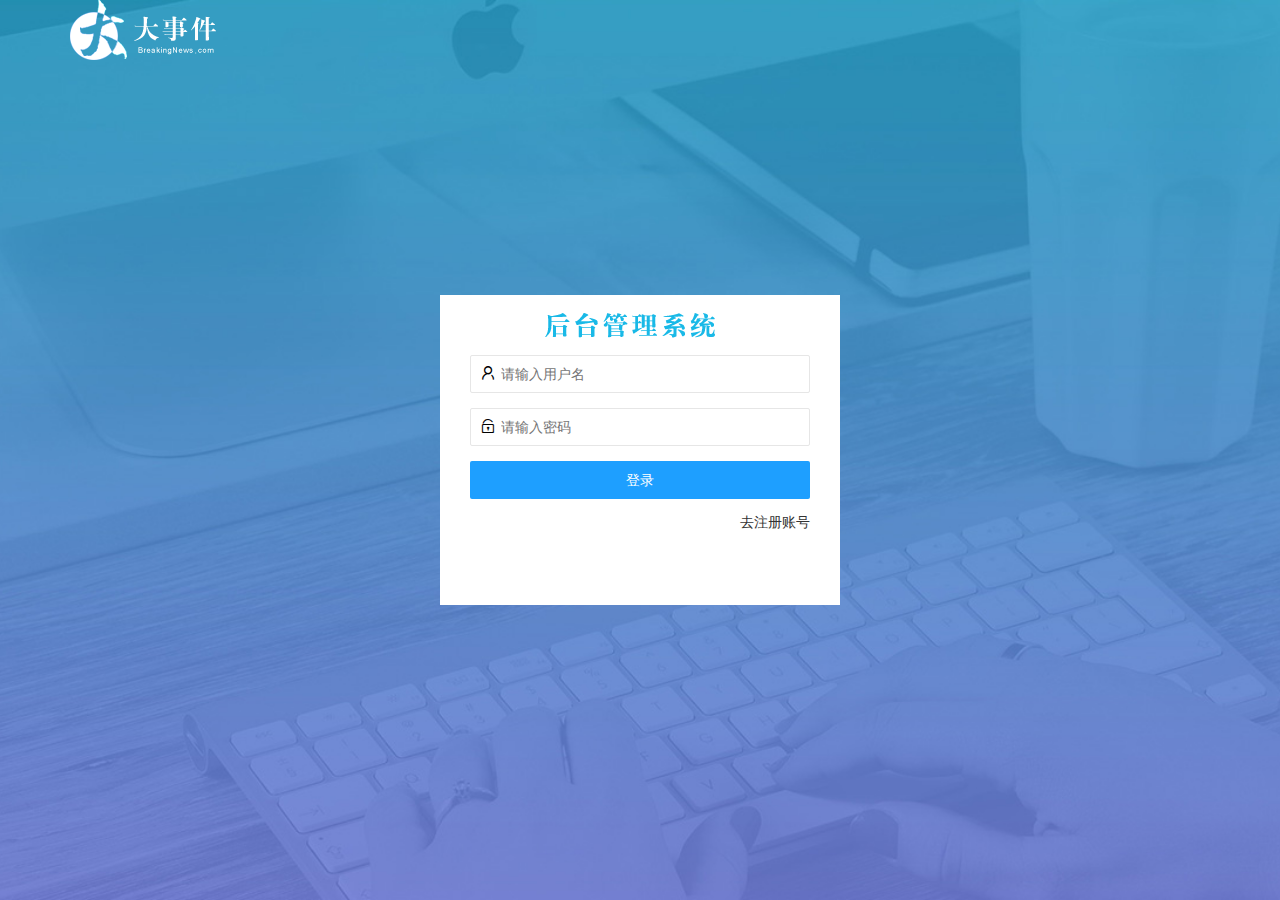
<file: login.html>
<!DOCTYPE html>
<html lang="en">

<head>
    <meta charset="UTF-8">
    <meta http-equiv="X-UA-Compatible" content="IE=edge">
    <meta name="viewport" content="width=device-width, initial-scale=1.0">
    <title>大事件-登录/注册</title>
    <link rel="stylesheet" href="/assets/css/login.css" />
    <link rel="stylesheet" href="/assets/lib/layui/css/layui.css">
</head>

<body>
    <div class="layui-main">
        <img src="/assets/images/logo.png" alt="">
    </div>
    <!-- 登录注册区 -->
    <div class="LoginAndRegbox">
        <!-- 图标 -->
        <div class="loginTitle"></div>
        <!-- 登录 -->
        <form class="layui-form loginbox" action="">
            <!-- 用户名 -->
            <div class="layui-form-item">
                <i class="layui-icon layui-icon-username"></i>
                <input type="text" name="uname" required lay-verify="required" placeholder="请输入用户名" autocomplete="off" class="layui-input">
            </div>
            <!-- 密码 -->
            <div class="layui-form-item">
                <i class="layui-icon layui-icon-password"></i>
                <input type="password" name="pwd" required lay-verify="required|password" placeholder="请输入密码" autocomplete="off" class="layui-input">
            </div>
            <!-- 按钮 -->
            <div class="layui-form-item">
                <button class="layui-btn layui-btn-fluid layui-btn-normal" lay-submit lay-filter="formDemo">登录</button>
            </div>
            <!-- 去注册提示 -->
            <div class="layui-form-item right">
                <div class="reg">
                    <a href="javascript:;" id="link_reg">去注册账号</a>
                </div>
            </div>
        </form>
        <!-- 注册 -->
        <form class="layui-form regbox" action="">
            <!-- 用户名 -->
            <div class="layui-form-item">
                <i class="layui-icon layui-icon-username"></i>
                <input type="text" name="uname" id="username" required lay-verify="required" placeholder="请输入用户名" autocomplete="off" class="layui-input">
            </div>
            <!-- 密码 -->
            <div class="layui-form-item">
                <i class="layui-icon layui-icon-password"></i>
                <input type="password" name="pwd" id="password" required lay-verify="required|password" placeholder="请输入密码" autocomplete="off" class="layui-input">
            </div>
            <!--确认密码 -->
            <div class="layui-form-item">
                <i class="layui-icon layui-icon-password"></i>
                <input type="password" name="repwd" id="repassword" required lay-verify="required|password|repassword" placeholder="再次输入密码" autocomplete="off" class="layui-input">
            </div>
            <!-- 按钮 -->
            <div class="layui-form-item">
                <button class="layui-btn layui-btn-fluid layui-btn-normal" lay-submit lay-filter="formDemo">注册</button>
            </div>
            <!-- 去登录提示 -->
            <div class="layui-form-item right">
                <div class="login">
                    <a href="javascript:;" id="link_login">已有账号？去登录</a>
                </div>
            </div>
        </form>
    </div>
    <!-- 导入js文件 -->
    <script src="/assets/lib/jquery.js"></script>
    <script src="/assets/lib/layui/layui.all.js"></script>
    <script src="/assets/js/API.js"></script>
    <script src="/assets/js/login.js"></script>
</body>

</html>
</file>
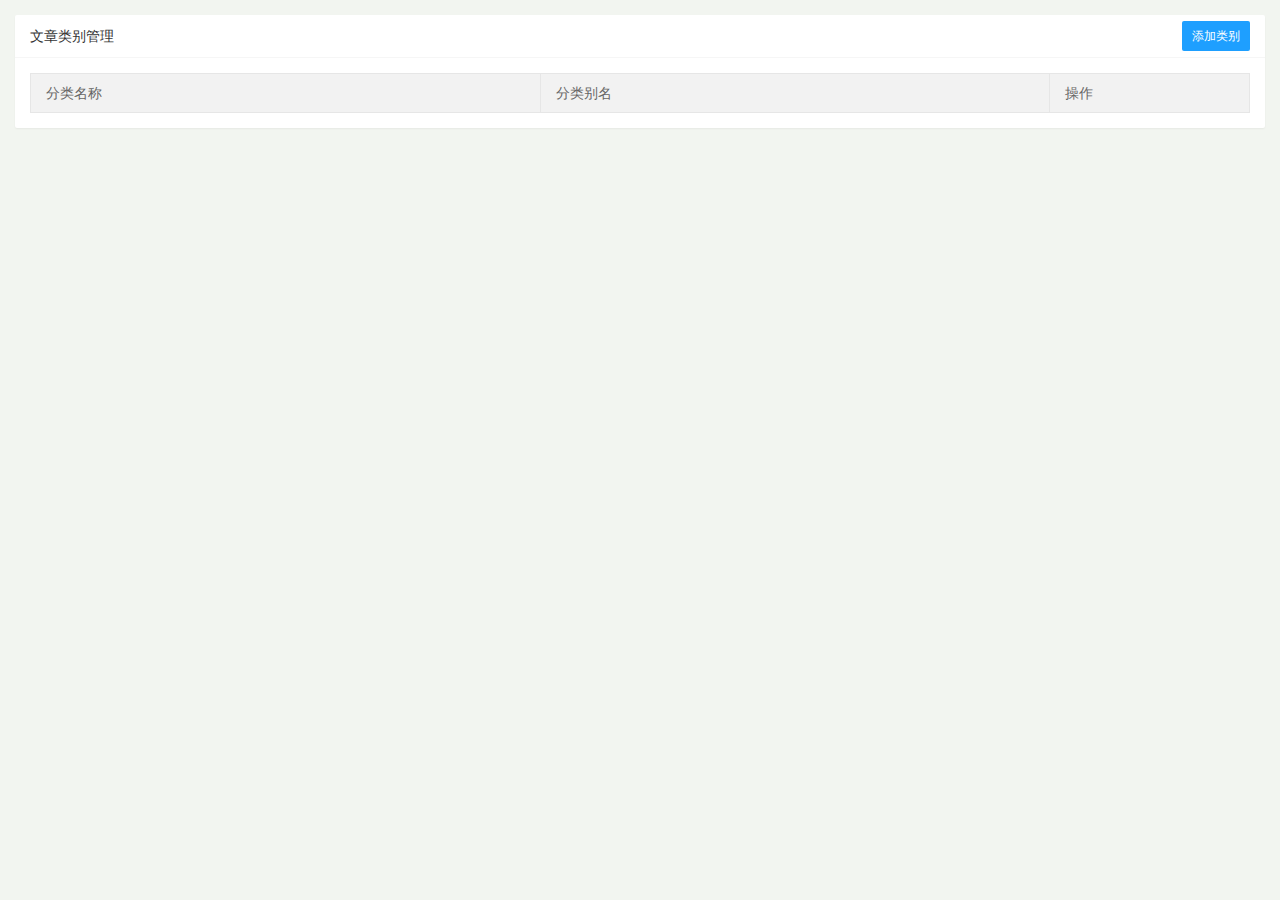
<file: article/article_cate.html>
<!DOCTYPE html>
<html lang="en">

<head>
    <meta charset="UTF-8">
    <meta http-equiv="X-UA-Compatible" content="IE=edge">
    <meta name="viewport" content="width=device-width, initial-scale=1.0">
    <title>Document</title>
    <link rel="stylesheet" href="/assets/lib/layui/css/layui.css">
    <link rel="stylesheet" href="/assets/css/article/art_cate.css">
</head>

<body>

    <div class="layui-card">
        <div class="layui-card-header">
            <span>文章类别管理</span>
            <button type="button" class="layui-btn layui-btn-normal layui-btn-sm addCate">添加类别</button>
        </div>
        <div class="layui-card-body">
            <table class="layui-table">

                <colgroup>
                    <col />
                    <col />
                    <col width="200" />
                </colgroup>
                <thead>
                    <tr>
                        <th>分类名称</th>
                        <th>分类别名</th>
                        <th>操作</th>
                    </tr>
                </thead>
                <tbody>

                </tbody>
            </table>
        </div>
    </div>

    <!-- 添加文章类别 -->
    <script type="text/html" id="add_cate">
        <form class="layui-form" id="add_cate_form">
            <div class="layui-form-item">
                <label class="layui-form-label">分类名称</label>
                <div class="layui-input-block">
                    <input type="text" name="name" id="text_name" required lay-verify="required" placeholder="请输入分类名称" autocomplete="off" class="layui-input">
                </div>
            </div>
            <div class="layui-form-item">
                <label class="layui-form-label">分类别名</label>
                <div class="layui-input-block">
                    <input type="text" name="alias" id="alias" required lay-verify="required" placeholder="请输入分类别名" autocomplete="off" class="layui-input">
                </div>
            </div>
            <div class="layui-form-item">
                <div class="layui-input-block">
                    <button class="layui-btn" lay-submit lay-filter="formDemo">确认添加</button>
                    <button type="reset" class="layui-btn layui-btn-primary">重置</button>
                </div>
            </div>
        </form>
    </script>

    <!-- 编辑修改文章类别名称 -->
    <script type="text/html" id="edit_cate">
        <form class="layui-form" id="edit_cate_form" lay-filter="form-edit">
            <input type="hidden" name="Id" id="id">
            <div class="layui-form-item">
                <label class="layui-form-label">原分类名称</label>
                <div class="layui-input-block">
                    <input type="text" name="name" id="text_name" required lay-verify="required" placeholder="请输入原分类名称" autocomplete="off" class="layui-input">
                </div>
            </div>
            <div class="layui-form-item">
                <label class="layui-form-label">原分类别名</label>
                <div class="layui-input-block">
                    <input type="text" name="alias" id="alias" required lay-verify="required" placeholder="请输入原分类别名" autocomplete="off" class="layui-input">
                </div>
            </div>
            <div class="layui-form-item">
                <div class="layui-input-block">
                    <button class="layui-btn" lay-submit lay-filter="formDemo">确认修改</button>
                </div>
            </div>
        </form>
    </script>
    <script src="/assets/lib/jquery.js"></script>
    <script src="/assets/js/API.js"></script>
    <script src="/assets/lib/layui/layui.all.js"></script>
    <script src="../assets/js/article/art_cate.js"></script>
</body>

</html>
</file>
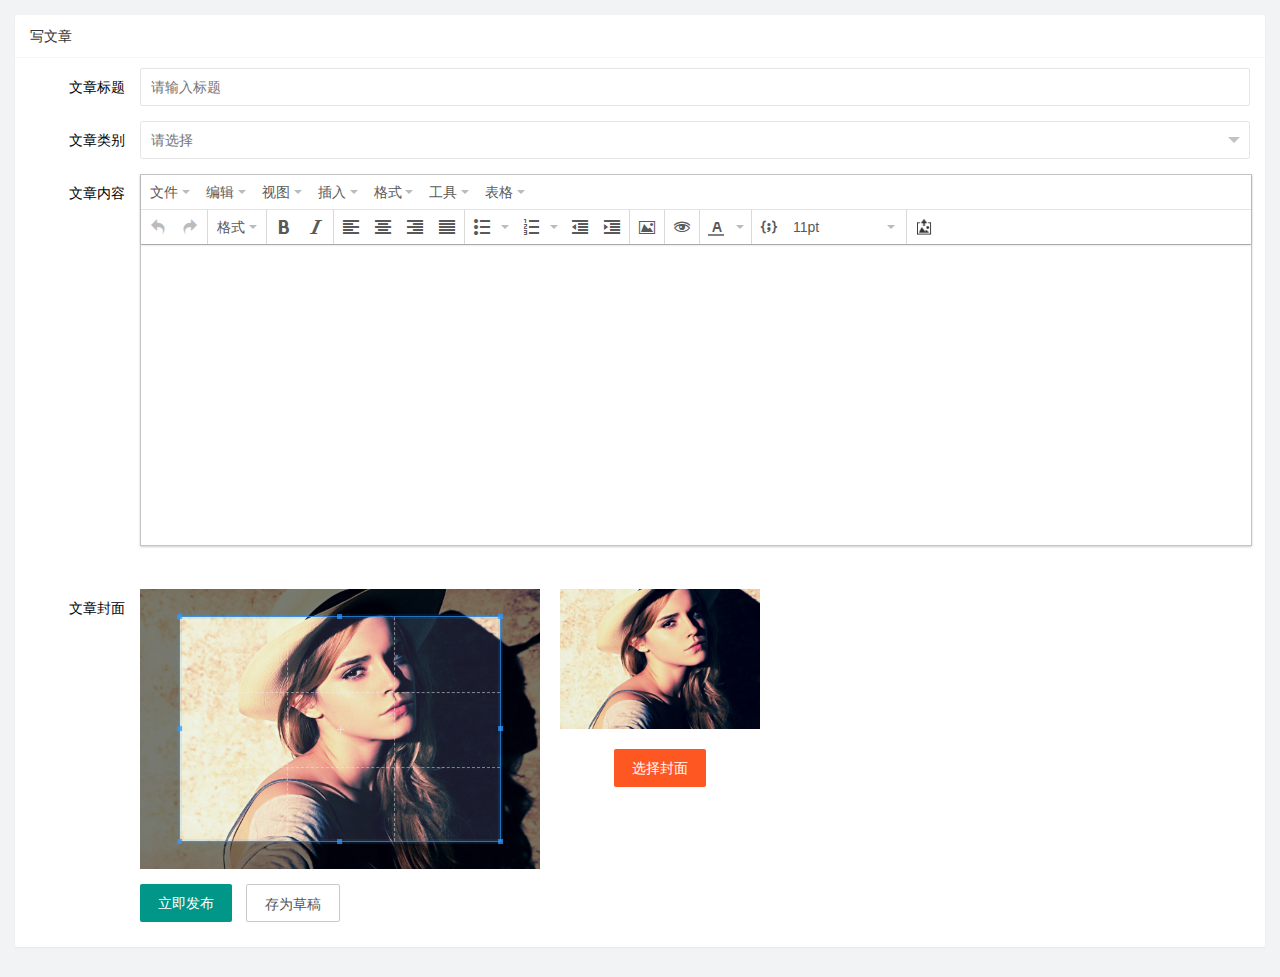
<file: article/article_pub.html>
<!DOCTYPE html>
<html lang="en">

<head>
    <meta charset="UTF-8">
    <meta http-equiv="X-UA-Compatible" content="IE=edge">
    <meta name="viewport" content="width=device-width, initial-scale=1.0">
    <title>Document</title>
    <link rel="stylesheet" href="/assets/lib/layui/css/layui.css">
    <link rel="stylesheet" href="/assets/lib/cropper/cropper.css" />
    <link rel="stylesheet" href="/assets/css/article/article_pub.css">
</head>

<body>
    <div class="layui-card">
        <div class="layui-card-header">写文章</div>
        <div class="layui-card-body">
            <form class="layui-form" id="form_pub">
                <!-- 第一行 -->
                <div class="layui-form-item">
                    <label class="layui-form-label">文章标题</label>
                    <div class="layui-input-block">
                        <input type="text" name="title" required lay-verify="required" placeholder="请输入标题" autocomplete="off" class="layui-input" />
                    </div>
                </div>
                <!-- 第二行 -->
                <div class="layui-form-item">
                    <label class="layui-form-label">文章类别</label>
                    <div class="layui-input-block">
                        <select name="cate_id" lay-verify="required" id="cate_id">
                            
                        </select>
                    </div>
                </div>
                <!-- 第三行 -->
                <div class="layui-form-item">
                    <!-- 左侧的 label -->
                    <label class="layui-form-label">文章内容</label>
                    <!-- 为富文本编辑器外部的容器设置高度 -->
                    <div class="layui-input-block" style="height: 400px;">
                        <!-- 重要：将来这个 textarea 会被初始化为富文本编辑器 -->
                        <textarea name="content"></textarea>
                    </div>
                </div>

                <div class="layui-form-item">
                    <!-- 左侧的 label -->
                    <label class="layui-form-label">文章封面</label>
                    <!-- 选择封面区域 -->
                    <div class="layui-input-block cover-box">
                        <!-- 左侧裁剪区域 -->
                        <div class="cover-left">
                            <img id="image" src="/assets/images/sample2.jpg" alt="" />
                        </div>
                        <!-- 右侧预览区域和选择封面区域 -->
                        <div class="cover-right">
                            <!-- 预览的区域 -->
                            <div class="img-preview"></div>
                            <!-- 选择封面按钮 -->
                            <!-- 封面隐藏框 -->
                            <input type="file" style="display: none;" id="loadfile" accept="image/png , image/jpg" />
                            <button type="button" class="layui-btn layui-btn-danger btnChooseImage">选择封面</button>
                        </div>
                    </div>
                </div>
                <div class="layui-form-item">
                    <div class="layui-input-block">
                        <button class="layui-btn" lay-submit>立即发布</button>
                        <button class="layui-btn layui-btn-primary" id="btnSave2" lay-submit>存为草稿</button>

                    </div>
                </div>
            </form>
        </div>
    </div>


    <script src="/assets/lib/jquery.js"></script>
    <script src="/assets/js/API.js"></script>
    <script src="/assets/lib/layui/layui.all.js"></script>
    <script src="/assets/lib/template-web.js"></script>
    <!-- 富文本 -->
    <script src="/assets/lib/tinymce/tinymce.min.js"></script>
    <script src="/assets/lib/tinymce/tinymce_setup.js"></script>

    <script src="/assets/lib/cropper/Cropper.js"></script>
    <script src="/assets/lib/cropper/jquery-cropper.js"></script>
    <script src="../assets/js/article/article_pub.js"></script>
</body>

</html>
</file>
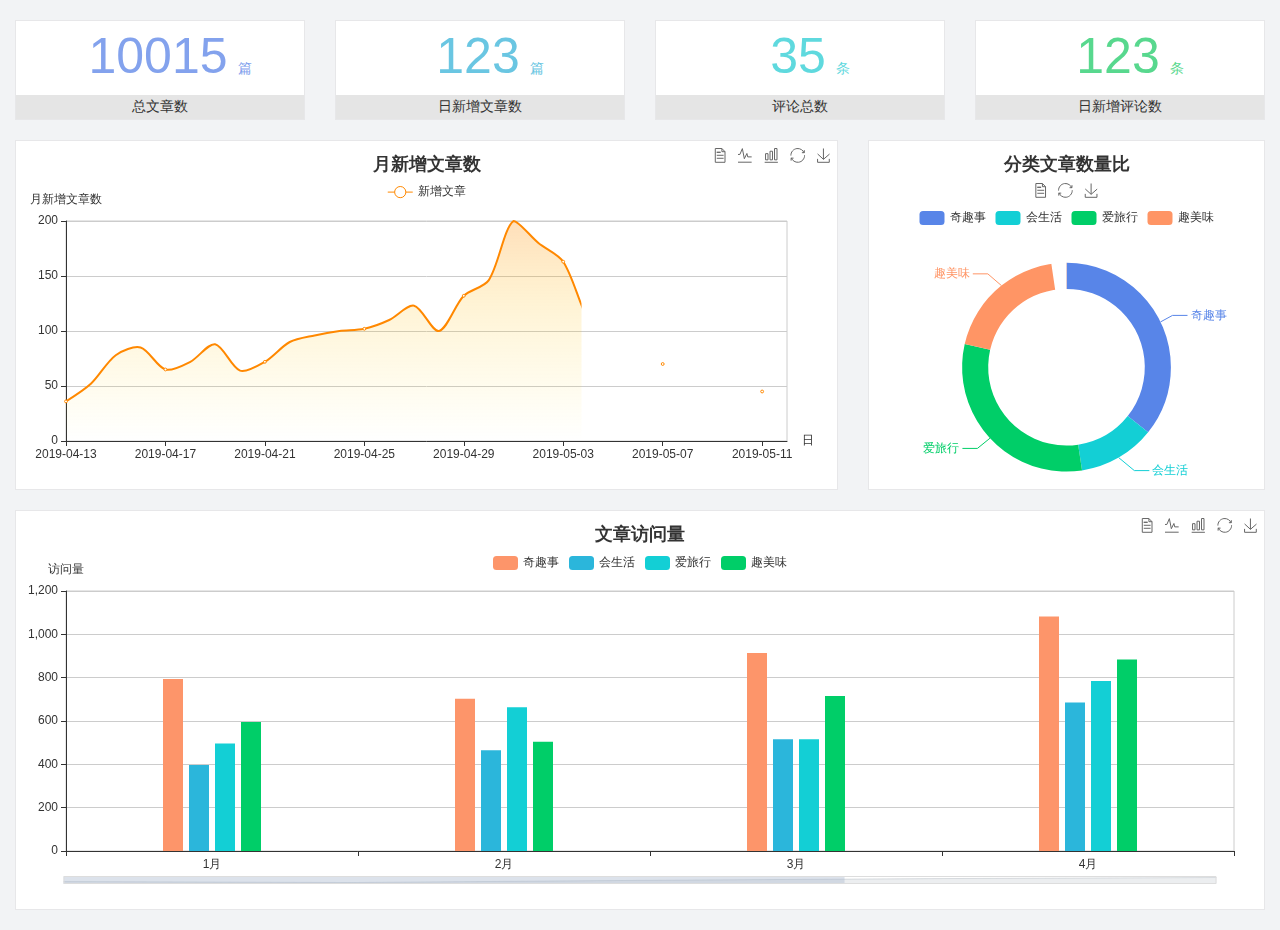
<file: home/dashboard.html>
<!DOCTYPE html>
<html lang="en">

<head>
    <meta charset="UTF-8">
    <meta name="viewport" content="width=device-width, initial-scale=1.0">
    <meta http-equiv="X-UA-Compatible" content="ie=edge">
    <title>图表统计</title>
    <link rel="stylesheet" href="../assets/lib/bootstrap.css" />
    <link rel="stylesheet" href="/assets/lib/main.css" />
    <script src="../assets/lib/jquery.js"></script>
    <script type="text/javascript" src="../assets/lib/echarts.min.js"></script>
</head>

<body>
    <div class="container-fluid">
        <div class="row spannel_list">
            <div class="col-sm-3 col-xs-6">
                <div class="spannel">
                    <em>10015</em><span>篇</span>
                    <b>总文章数</b>
                </div>
            </div>
            <div class="col-sm-3 col-xs-6">
                <div class="spannel scolor01">
                    <em>123</em><span>篇</span>
                    <b>日新增文章数</b>
                </div>
            </div>
            <div class="col-sm-3 col-xs-6">
                <div class="spannel scolor02">
                    <em>35</em><span>条</span>
                    <b>评论总数</b>
                </div>
            </div>
            <div class="col-sm-3 col-xs-6">
                <div class="spannel scolor03">
                    <em>123</em><span>条</span>
                    <b>日新增评论数</b>
                </div>
            </div>
        </div>
    </div>

    <div class="container-fluid">
        <div class="row curve-pie">
            <div class="col-lg-8 col-md-8">
                <div class="gragh_pannel" id="curve_show"></div>
            </div>
            <div class="col-lg-4 col-md-4">
                <div class="gragh_pannel" id="pie_show"></div>
            </div>
        </div>
    </div>

    <div class="container-fluid">
        <div class="column_pannel" id="column_show"></div>
    </div>

    <script>
        var oChart = echarts.init(document.getElementById('curve_show'));
        var aList_all = [{
            'count': 36,
            'date': '2019-04-13'
        }, {
            'count': 52,
            'date': '2019-04-14'
        }, {
            'count': 78,
            'date': '2019-04-15'
        }, {
            'count': 85,
            'date': '2019-04-16'
        }, {
            'count': 65,
            'date': '2019-04-17'
        }, {
            'count': 72,
            'date': '2019-04-18'
        }, {
            'count': 88,
            'date': '2019-04-19'
        }, {
            'count': 64,
            'date': '2019-04-20'
        }, {
            'count': 72,
            'date': '2019-04-21'
        }, {
            'count': 90,
            'date': '2019-04-22'
        }, {
            'count': 96,
            'date': '2019-04-23'
        }, {
            'count': 100,
            'date': '2019-04-24'
        }, {
            'count': 102,
            'date': '2019-04-25'
        }, {
            'count': 110,
            'date': '2019-04-26'
        }, {
            'count': 123,
            'date': '2019-04-27'
        }, {
            'count': 100,
            'date': '2019-04-28'
        }, {
            'count': 132,
            'date': '2019-04-29'
        }, {
            'count': 146,
            'date': '2019-04-30'
        }, {
            'count': 200,
            'date': '2019-05-01'
        }, {
            'count': 180,
            'date': '2019-05-02'
        }, {
            'count': 163,
            'date': '2019-05-03'
        }, {
            'count': 110,
            'date': '2019-05-04'
        }, {
            'count': 80,
            'date': '2019-05-05'
        }, {
            'count': 82,
            'date': '2019-05-06'
        }, {
            'count': 70,
            'date': '2019-05-07'
        }, {
            'count': 65,
            'date': '2019-05-08'
        }, {
            'count': 54,
            'date': '2019-05-09'
        }, {
            'count': 40,
            'date': '2019-05-10'
        }, {
            'count': 45,
            'date': '2019-05-11'
        }, {
            'count': 38,
            'date': '2019-05-12'
        }, ];

        let aCount = [];
        let aDate = [];

        for (var i = 0; i < aList_all.length; i++) {
            aCount.push(aList_all[i].count);
            aDate.push(aList_all[i].date);
        }

        var chartopt = {
            title: {
                text: '月新增文章数',
                left: 'center',
                top: '10'
            },
            tooltip: {
                trigger: 'axis'
            },
            legend: {
                data: ['新增文章'],
                top: '40'
            },
            toolbox: {
                show: true,
                feature: {
                    mark: {
                        show: true
                    },
                    dataView: {
                        show: true,
                        readOnly: false
                    },
                    magicType: {
                        show: true,
                        type: ['line', 'bar']
                    },
                    restore: {
                        show: true
                    },
                    saveAsImage: {
                        show: true
                    }
                }
            },
            calculable: true,
            xAxis: [{
                name: '日',
                type: 'category',
                boundaryGap: false,
                data: aDate
            }],
            yAxis: [{
                name: '月新增文章数',
                type: 'value'
            }],
            series: [{
                name: '新增文章',
                type: 'line',
                smooth: true,
                itemStyle: {
                    normal: {
                        areaStyle: {
                            type: 'default'
                        },
                        color: '#f80'
                    },
                    lineStyle: {
                        color: '#f80'
                    }
                },
                data: aCount
            }],
            areaStyle: {
                normal: {
                    color: new echarts.graphic.LinearGradient(0, 0, 0, 1, [{
                        offset: 0,
                        color: 'rgba(255,136,0,0.39)'
                    }, {
                        offset: .34,
                        color: 'rgba(255,180,0,0.25)'
                    }, {
                        offset: 1,
                        color: 'rgba(255,222,0,0.00)'
                    }])

                }
            },
            grid: {
                show: true,
                x: 50,
                x2: 50,
                y: 80,
                height: 220
            }
        };

        oChart.setOption(chartopt);


        var oPie = echarts.init(document.getElementById('pie_show'));
        var oPieopt = {
            title: {
                top: 10,
                text: '分类文章数量比',
                x: 'center'
            },
            tooltip: {
                trigger: 'item',
                formatter: "{a} <br/>{b} : {c} ({d}%)"
            },
            color: ['#5885e8', '#13cfd5', '#00ce68', '#ff9565'],
            legend: {
                x: 'center',
                top: 65,
                data: ['奇趣事', '会生活', '爱旅行', '趣美味']
            },
            toolbox: {
                show: true,
                x: 'center',
                top: 35,
                feature: {
                    mark: {
                        show: true
                    },
                    dataView: {
                        show: true,
                        readOnly: false
                    },
                    magicType: {
                        show: true,
                        type: ['pie', 'funnel'],
                        option: {
                            funnel: {
                                x: '25%',
                                width: '50%',
                                funnelAlign: 'left',
                                max: 1548
                            }
                        }
                    },
                    restore: {
                        show: true
                    },
                    saveAsImage: {
                        show: true
                    }
                }
            },
            calculable: true,
            series: [{
                name: '访问来源',
                type: 'pie',
                radius: ['45%', '60%'],
                center: ['50%', '65%'],
                data: [{
                    value: 300,
                    name: '奇趣事'
                }, {
                    value: 100,
                    name: '会生活'
                }, {
                    value: 260,
                    name: '爱旅行'
                }, {
                    value: 180,
                    name: '趣美味'
                }]
            }]
        };
        oPie.setOption(oPieopt);



        var oColumn = this.echarts.init(document.getElementById('column_show'));
        var oColumnopt = {
            title: {
                text: '文章访问量',
                left: 'center',
                top: '10'
            },
            tooltip: {
                trigger: 'axis'
            },
            legend: {
                data: ['奇趣事', '会生活', '爱旅行', '趣美味'],
                top: '40'
            },
            toolbox: {
                show: true,
                feature: {
                    mark: {
                        show: true
                    },
                    dataView: {
                        show: true,
                        readOnly: false
                    },
                    magicType: {
                        show: true,
                        type: ['line', 'bar']
                    },
                    restore: {
                        show: true
                    },
                    saveAsImage: {
                        show: true
                    }
                }
            },
            calculable: true,
            xAxis: [{
                type: 'category',
                data: ['1月', '2月', '3月', '4月', '5月']
            }],
            yAxis: [{
                name: '访问量',
                type: 'value'
            }],
            series: [{
                name: '奇趣事',
                type: 'bar',
                barWidth: 20,
                itemStyle: {
                    normal: {
                        areaStyle: {
                            type: 'default'
                        },
                        color: '#fd956a'
                    }
                },
                data: [800, 708, 920, 1090, 1200]
            }, {
                name: '会生活',
                type: 'bar',
                barWidth: 20,
                itemStyle: {
                    normal: {
                        areaStyle: {
                            type: 'default'
                        },
                        color: '#2bb6db'
                    }
                },
                data: [400, 468, 520, 690, 800]
            }, {
                name: '爱旅行',
                type: 'bar',
                barWidth: 20,
                itemStyle: {
                    normal: {
                        areaStyle: {
                            type: 'default'
                        },
                        color: '#13cfd5'
                    }
                },
                data: [500, 668, 520, 790, 900]
            }, {
                name: '趣美味',
                type: 'bar',
                barWidth: 20,
                itemStyle: {
                    normal: {
                        areaStyle: {
                            type: 'default'
                        },
                        color: '#00ce68'
                    }
                },
                data: [600, 508, 720, 890, 1000]
            }],
            grid: {
                show: true,
                x: 50,
                x2: 30,
                y: 80,
                height: 260
            },
            dataZoom: [ //给x轴设置滚动条
                {
                    start: 0, //默认为0
                    end: 100 - 1000 / 31, //默认为100
                    type: 'slider',
                    show: true,
                    xAxisIndex: [0],
                    handleSize: 0, //滑动条的 左右2个滑动条的大小
                    height: 8, //组件高度
                    left: 45, //左边的距离
                    right: 50, //右边的距离
                    bottom: 26, //右边的距离
                    handleColor: '#ddd', //h滑动图标的颜色
                    handleStyle: {
                        borderColor: "#cacaca",
                        borderWidth: "1",
                        shadowBlur: 2,
                        background: "#ddd",
                        shadowColor: "#ddd",
                    }
                }
            ]
        };
        oColumn.setOption(oColumnopt);
    </script>
</body>

</html>
</file>
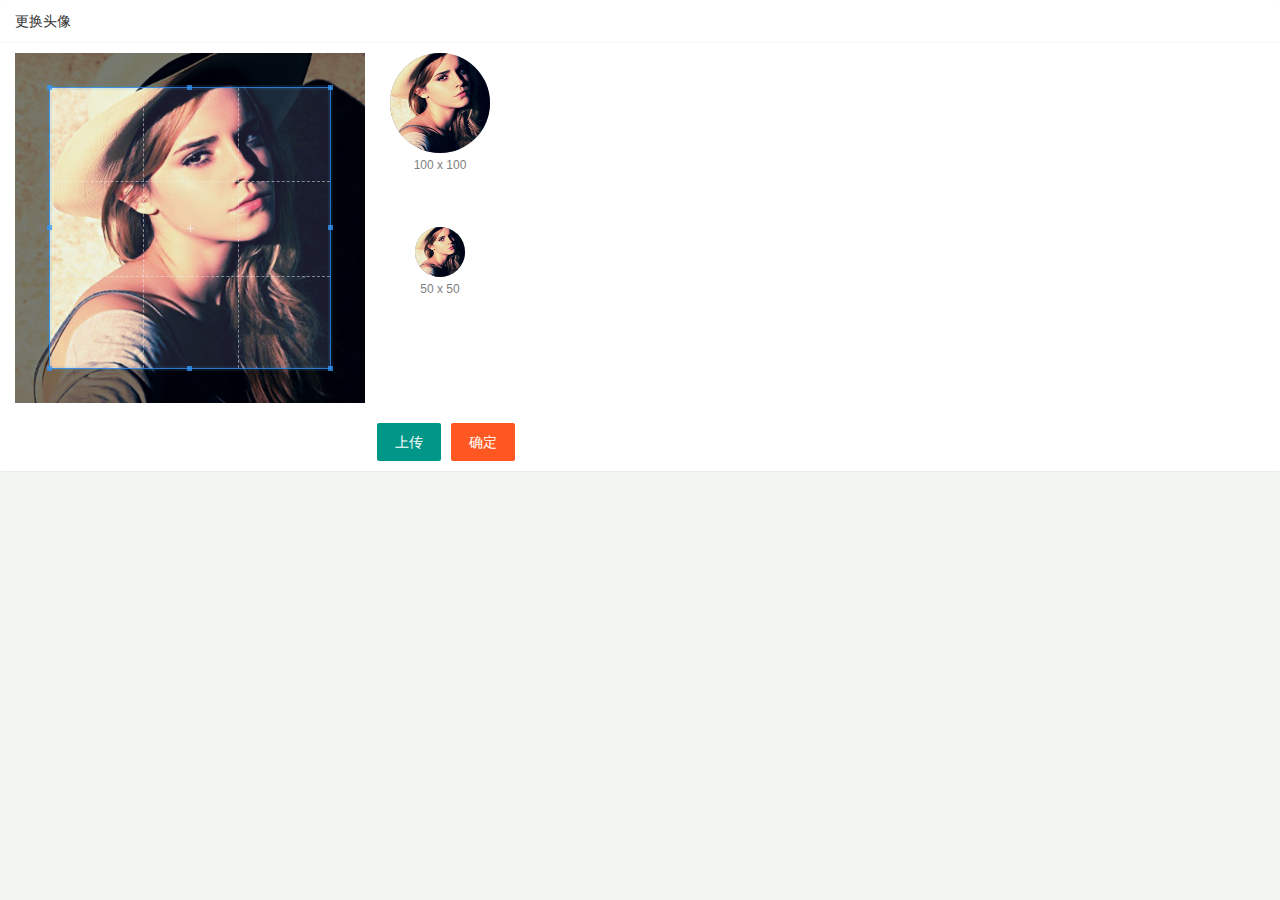
<file: user/user.avatar.html>
<!DOCTYPE html>
<html lang="en">

<head>
    <meta charset="UTF-8">
    <meta http-equiv="X-UA-Compatible" content="IE=edge">
    <meta name="viewport" content="width=device-width, initial-scale=1.0">
    <title>Document</title>
    <link rel="stylesheet" href="/assets/lib/layui/css/layui.css">
    <link rel="stylesheet" href="/assets/lib/cropper/cropper.css">
    <link rel="stylesheet" href="/assets/css/user/user_avatar.css">
</head>

<body>
    <div class="layui-card">
        <div class="layui-card-header">更换头像</div>
        <div class="layui-card-body">
            <div class="row1">
                <!-- 图片裁剪区域 -->
                <div class="cropper-box">
                    <!-- 这个 img 标签很重要，将来会把它初始化为裁剪区域 -->
                    <img id="image" src="/assets/images/sample.jpg" />
                </div>
                <!-- 图片的预览区域 -->
                <div class="preview-box">
                    <div>
                        <!-- 宽高为 100px 的预览区域 -->
                        <div class="img-preview w100"></div>
                        <p class="size">100 x 100</p>
                    </div>
                    <div>
                        <!-- 宽高为 50px 的预览区域 -->
                        <div class="img-preview w50"></div>
                        <p class="size">50 x 50</p>
                    </div>
                </div>
            </div>

            <!-- 第二行的按钮区域 -->
            <div class="row2">
                <!-- 添加一个文件选择框 并在样式中隐藏 -->
                <input type="file" id="file" accept="image/png,image/jpeg,image/jpg" />
                <button type="button" class="layui-btn upload">上传</button>
                <button type="button" class="layui-btn layui-btn-danger ">确定</button>
            </div>
        </div>
    </div>


    <script src="/assets/lib/jquery.js"></script>
    <script src="/assets/lib/cropper/Cropper.js"></script>
    <script src="/assets/lib/cropper/jquery-cropper.js"></script>
    <script src="/assets/js/API.js"></script>
    <script src="/assets/lib/layui/layui.all.js"></script>
    <script src="../assets/js/user/user_avatar.js"></script>
</body>

</html>
</file>
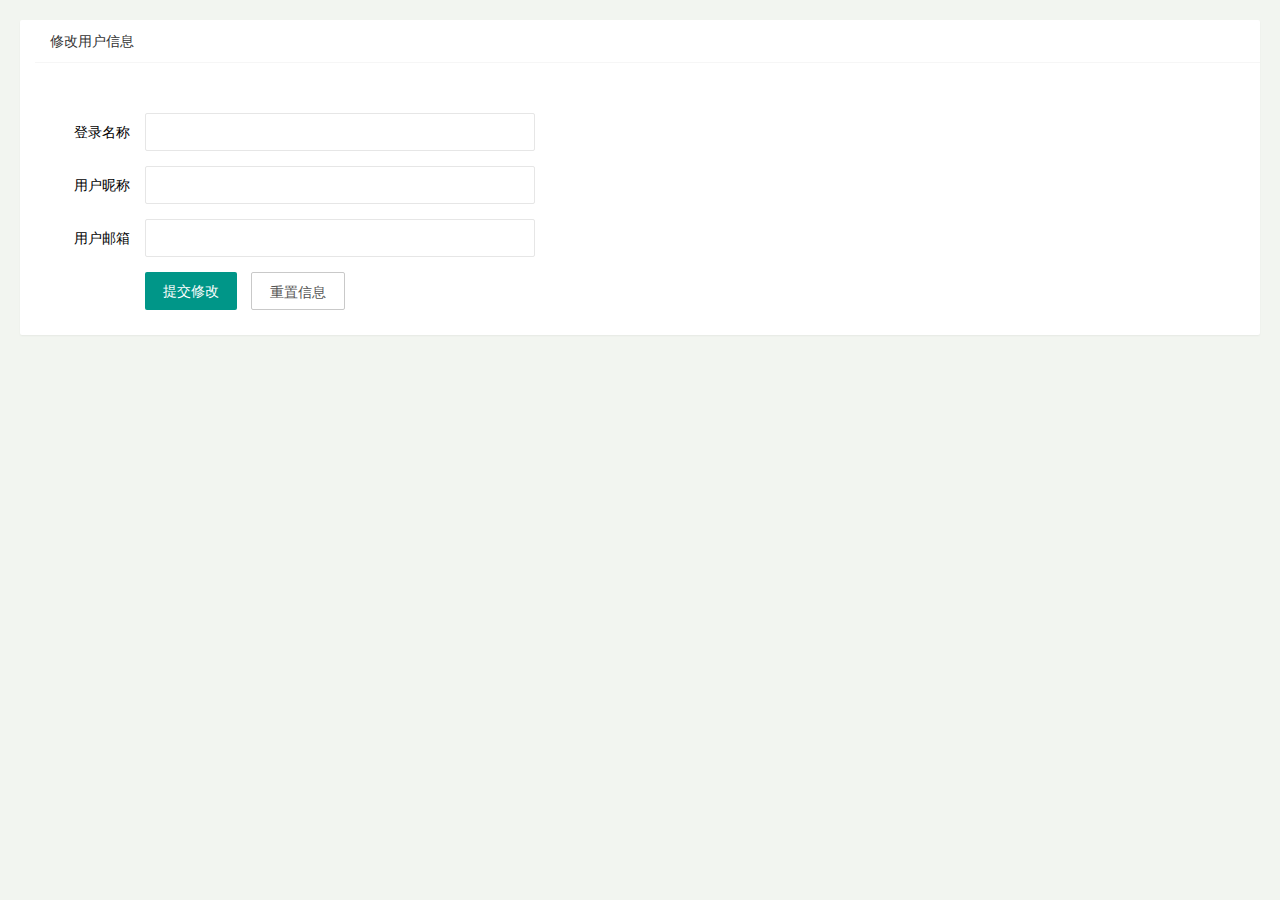
<file: user/user_info.html>
<!DOCTYPE html>
<html lang="en">

<head>
    <meta charset="UTF-8">
    <meta http-equiv="X-UA-Compatible" content="IE=edge">
    <meta name="viewport" content="width=device-width, initial-scale=1.0">
    <title>Document</title>
    <link rel="stylesheet" href="/assets/lib/layui/css/layui.css">
    <link rel="stylesheet" href="/assets/css/user/user_info.css">
</head>

<body>
    <div class="layui-card">
        <div class="layui-card-header">修改用户信息</div>
        <div class="layui-card-body">
            <form class="layui-form" lay-filter="formUseerinfo">
                <div class="layui-form-item">
                    <label class="layui-form-label">登录名称</label>
                    <div class="layui-input-block">
                        <input type="text" name="username" id="username" readonly required lay-verify="required" autocomplete="off" class="layui-input">
                    </div>
                </div>
                <input type="hidden" class="id" name="id" />
                <div class="layui-form-item">
                    <label class="layui-form-label">用户昵称</label>
                    <div class="layui-input-block">
                        <input type="text" name="nickname" id="nickname" required lay-verify="required|nickname" autocomplete="off" class="layui-input">
                    </div>
                </div>

                <div class="layui-form-item">
                    <label class="layui-form-label">用户邮箱</label>
                    <div class="layui-input-block">
                        <input type="email" name="email" id="email" required lay-verify="required|email" autocomplete="off" class="layui-input">
                    </div>
                </div>
                <div class="layui-form-item">
                    <div class="layui-input-block">
                        <button class="layui-btn btn-load" lay-submit lay-filter="formDemo">提交修改</button>
                        <button type="reset" class="layui-btn layui-btn-primary reset">重置信息</button>
                    </div>
                </div>
            </form>
        </div>
    </div>


    <script src="/assets/lib/jquery.js"></script>
    <script src="/assets/js/API.js"></script>
    <script src="/assets/lib/layui/layui.all.js"></script>
    <script src="../assets/js/user/user_info.js"></script>
</body>

</html>
</file>
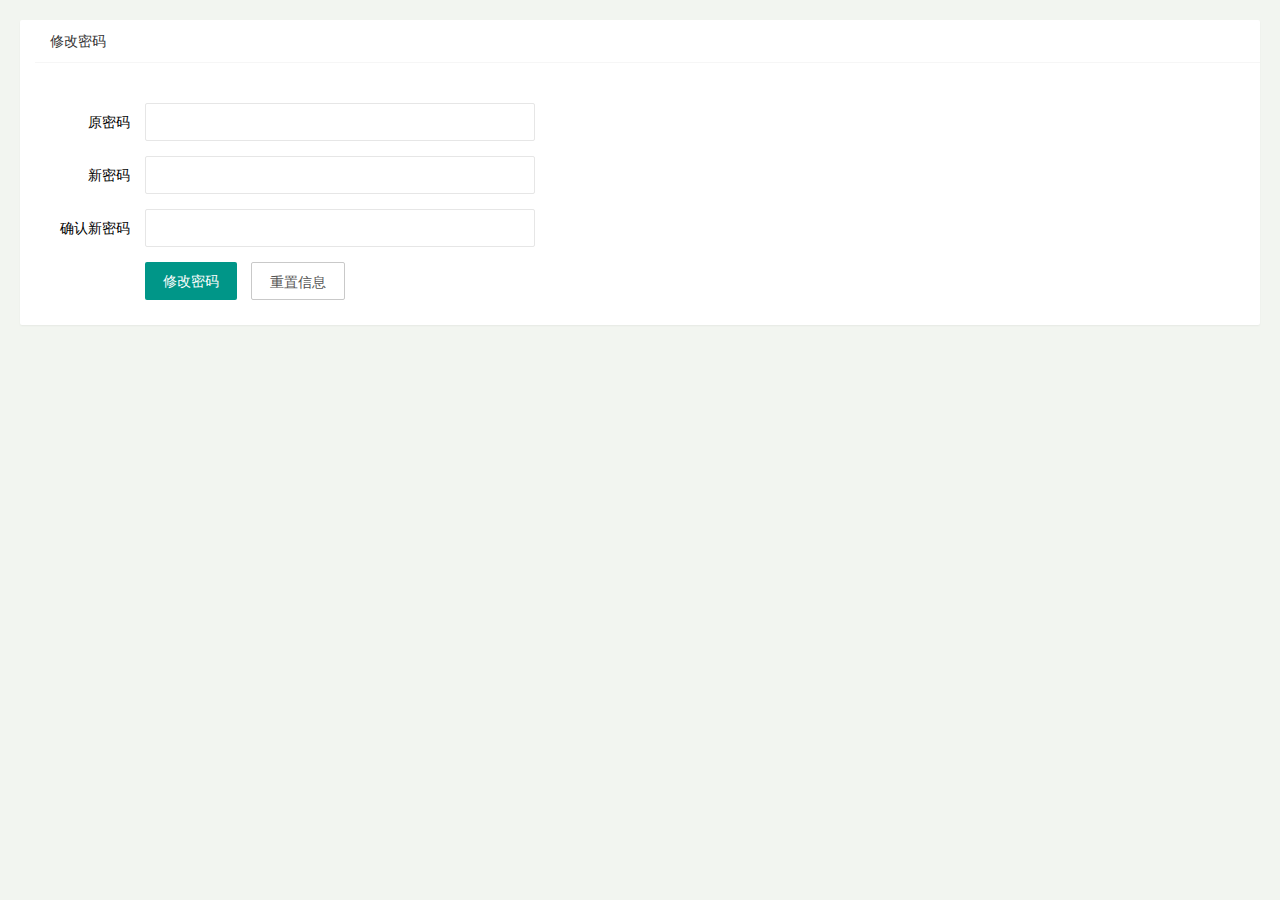
<file: user/user_pwd.html>
<!DOCTYPE html>
<html lang="en">

<head>
    <meta charset="UTF-8">
    <meta http-equiv="X-UA-Compatible" content="IE=edge">
    <meta name="viewport" content="width=device-width, initial-scale=1.0">
    <title>Document</title>
    <link rel="stylesheet" href="/assets/lib/layui/css/layui.css">
    <link rel="stylesheet" href="/assets/css/user/user_pwd.css">
</head>

<body>
    <div class="layui-card">
        <div class="layui-card-header">修改密码</div>
        <div class="layui-card-body">
            <form class="layui-form" lay-filter="formUseerinfo">
                <div class="layui-form-item">
                    <label class="layui-form-label">原密码</label>
                    <div class="layui-input-block">
                        <input type="password" name="old_pwd" id="old_pwd" required lay-verify="required|pwd" autocomplete="off" class="layui-input">
                    </div>
                </div>
                <input type="hidden" class="id" name="id" />
                <div class="layui-form-item">
                    <label class="layui-form-label">新密码</label>
                    <div class="layui-input-block">
                        <input type="password" name="new_pwd" id="new_pwd" required lay-verify="required|pwd|samepwd" autocomplete="off" class="layui-input">
                    </div>
                </div>

                <div class="layui-form-item">
                    <label class="layui-form-label">确认新密码</label>
                    <div class="layui-input-block">
                        <input type="password" name="re_new_pwd" id="re_new_pwd" required lay-verify="required|pwd|repwd" autocomplete="off" class="layui-input">
                    </div>
                </div>
                <div class="layui-form-item">
                    <div class="layui-input-block">
                        <button class="layui-btn btn-load" lay-submit lay-filter="formDemo">修改密码</button>
                        <button type="reset" class="layui-btn layui-btn-primary reset">重置信息</button>
                    </div>
                </div>
            </form>
        </div>
    </div>


    <script src="/assets/lib/jquery.js"></script>
    <script src="/assets/js/API.js"></script>
    <script src="/assets/lib/layui/layui.all.js"></script>
    <script src="../assets/js/user/user_pwd.js"></script>
</body>

</html>
</file>
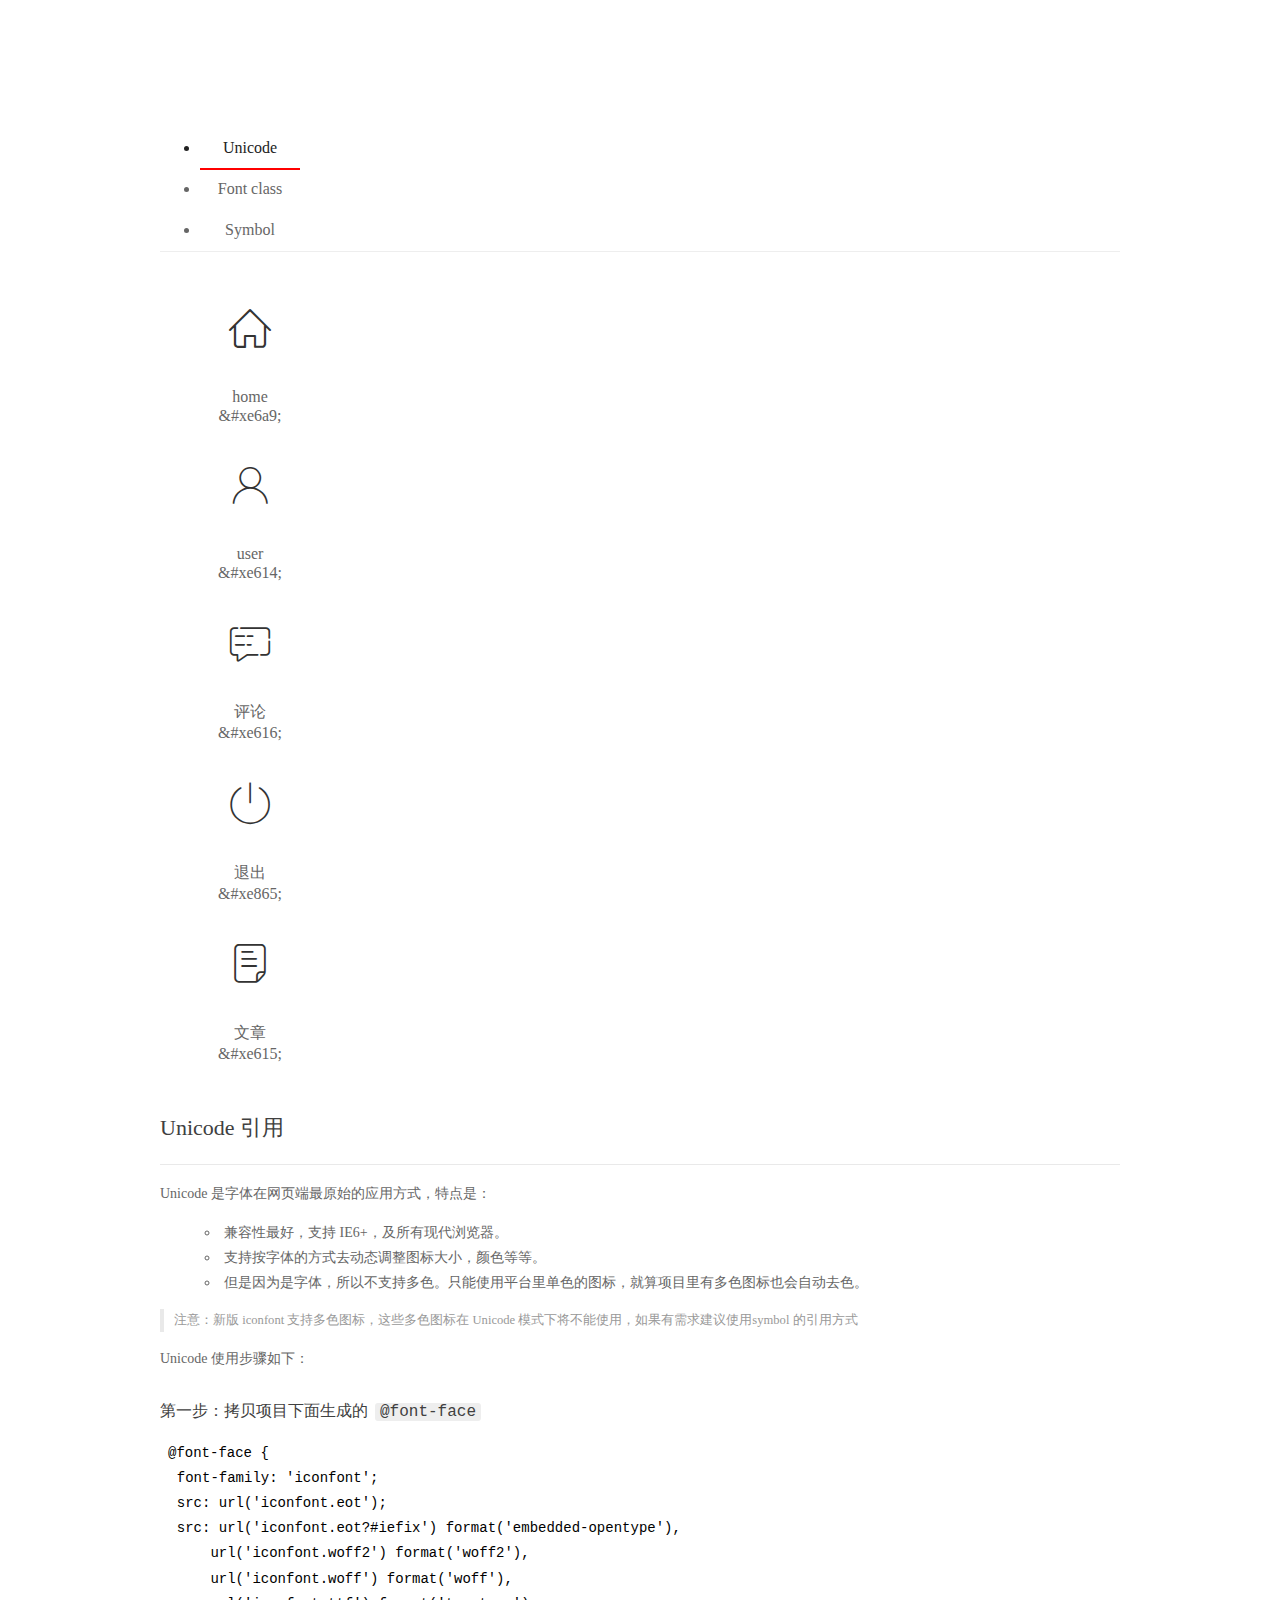
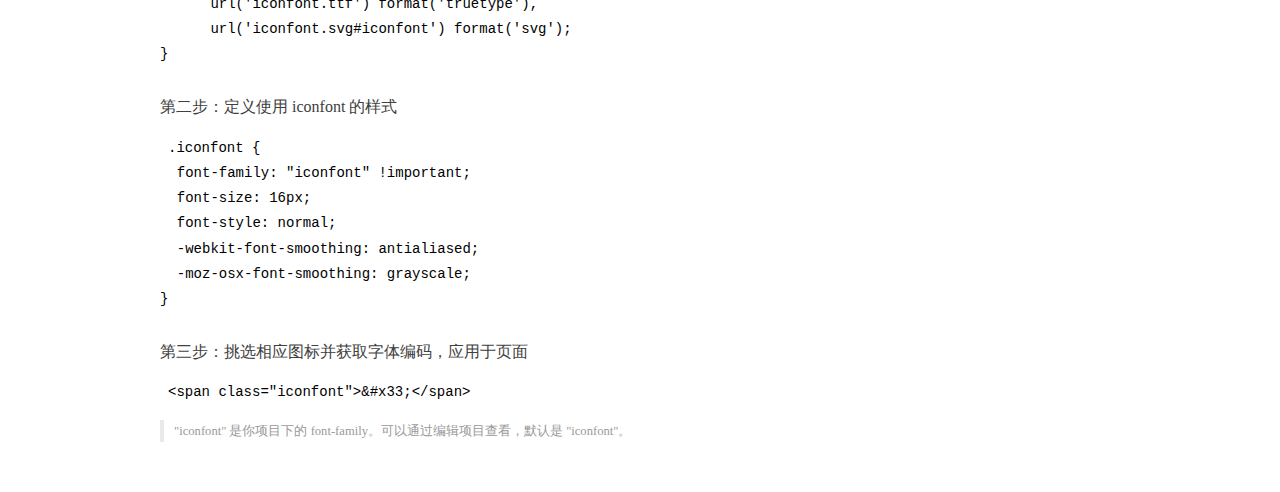
<file: assets/fonts/demo_index.html>
<!DOCTYPE html>
<html>
<head>
  <meta charset="utf-8"/>
  <title>IconFont Demo</title>
  <link rel="shortcut icon" href="https://gtms04.alicdn.com/tps/i4/TB1_oz6GVXXXXaFXpXXJDFnIXXX-64-64.ico" type="image/x-icon"/>
  <link rel="stylesheet" href="https://g.alicdn.com/thx/cube/1.3.2/cube.min.css">
  <link rel="stylesheet" href="demo.css">
  <link rel="stylesheet" href="iconfont.css">
  <script src="iconfont.js"></script>
  <!-- jQuery -->
  <script src="https://a1.alicdn.com/oss/uploads/2018/12/26/7bfddb60-08e8-11e9-9b04-53e73bb6408b.js"></script>
  <!-- 代码高亮 -->
  <script src="https://a1.alicdn.com/oss/uploads/2018/12/26/a3f714d0-08e6-11e9-8a15-ebf944d7534c.js"></script>
</head>
<body>
  <div class="main">
    <h1 class="logo"><a href="https://www.iconfont.cn/" title="iconfont 首页" target="_blank">&#xe86b;</a></h1>
    <div class="nav-tabs">
      <ul id="tabs" class="dib-box">
        <li class="dib active"><span>Unicode</span></li>
        <li class="dib"><span>Font class</span></li>
        <li class="dib"><span>Symbol</span></li>
      </ul>
      
    </div>
    <div class="tab-container">
      <div class="content unicode" style="display: block;">
          <ul class="icon_lists dib-box">
          
            <li class="dib">
              <span class="icon iconfont">&#xe6a9;</span>
                <div class="name">home</div>
                <div class="code-name">&amp;#xe6a9;</div>
              </li>
          
            <li class="dib">
              <span class="icon iconfont">&#xe614;</span>
                <div class="name">user</div>
                <div class="code-name">&amp;#xe614;</div>
              </li>
          
            <li class="dib">
              <span class="icon iconfont">&#xe616;</span>
                <div class="name">评论</div>
                <div class="code-name">&amp;#xe616;</div>
              </li>
          
            <li class="dib">
              <span class="icon iconfont">&#xe865;</span>
                <div class="name">退出</div>
                <div class="code-name">&amp;#xe865;</div>
              </li>
          
            <li class="dib">
              <span class="icon iconfont">&#xe615;</span>
                <div class="name">文章</div>
                <div class="code-name">&amp;#xe615;</div>
              </li>
          
          </ul>
          <div class="article markdown">
          <h2 id="unicode-">Unicode 引用</h2>
          <hr>

          <p>Unicode 是字体在网页端最原始的应用方式，特点是：</p>
          <ul>
            <li>兼容性最好，支持 IE6+，及所有现代浏览器。</li>
            <li>支持按字体的方式去动态调整图标大小，颜色等等。</li>
            <li>但是因为是字体，所以不支持多色。只能使用平台里单色的图标，就算项目里有多色图标也会自动去色。</li>
          </ul>
          <blockquote>
            <p>注意：新版 iconfont 支持多色图标，这些多色图标在 Unicode 模式下将不能使用，如果有需求建议使用symbol 的引用方式</p>
          </blockquote>
          <p>Unicode 使用步骤如下：</p>
          <h3 id="-font-face">第一步：拷贝项目下面生成的 <code>@font-face</code></h3>
<pre><code class="language-css"
>@font-face {
  font-family: 'iconfont';
  src: url('iconfont.eot');
  src: url('iconfont.eot?#iefix') format('embedded-opentype'),
      url('iconfont.woff2') format('woff2'),
      url('iconfont.woff') format('woff'),
      url('iconfont.ttf') format('truetype'),
      url('iconfont.svg#iconfont') format('svg');
}
</code></pre>
          <h3 id="-iconfont-">第二步：定义使用 iconfont 的样式</h3>
<pre><code class="language-css"
>.iconfont {
  font-family: "iconfont" !important;
  font-size: 16px;
  font-style: normal;
  -webkit-font-smoothing: antialiased;
  -moz-osx-font-smoothing: grayscale;
}
</code></pre>
          <h3 id="-">第三步：挑选相应图标并获取字体编码，应用于页面</h3>
<pre>
<code class="language-html"
>&lt;span class="iconfont"&gt;&amp;#x33;&lt;/span&gt;
</code></pre>
          <blockquote>
            <p>"iconfont" 是你项目下的 font-family。可以通过编辑项目查看，默认是 "iconfont"。</p>
          </blockquote>
          </div>
      </div>
      <div class="content font-class">
        <ul class="icon_lists dib-box">
          
          <li class="dib">
            <span class="icon iconfont icon-home"></span>
            <div class="name">
              home
            </div>
            <div class="code-name">.icon-home
            </div>
          </li>
          
          <li class="dib">
            <span class="icon iconfont icon-user"></span>
            <div class="name">
              user
            </div>
            <div class="code-name">.icon-user
            </div>
          </li>
          
          <li class="dib">
            <span class="icon iconfont icon-pinglun"></span>
            <div class="name">
              评论
            </div>
            <div class="code-name">.icon-pinglun
            </div>
          </li>
          
          <li class="dib">
            <span class="icon iconfont icon-tuichu"></span>
            <div class="name">
              退出
            </div>
            <div class="code-name">.icon-tuichu
            </div>
          </li>
          
          <li class="dib">
            <span class="icon iconfont icon-16"></span>
            <div class="name">
              文章
            </div>
            <div class="code-name">.icon-16
            </div>
          </li>
          
        </ul>
        <div class="article markdown">
        <h2 id="font-class-">font-class 引用</h2>
        <hr>

        <p>font-class 是 Unicode 使用方式的一种变种，主要是解决 Unicode 书写不直观，语意不明确的问题。</p>
        <p>与 Unicode 使用方式相比，具有如下特点：</p>
        <ul>
          <li>兼容性良好，支持 IE8+，及所有现代浏览器。</li>
          <li>相比于 Unicode 语意明确，书写更直观。可以很容易分辨这个 icon 是什么。</li>
          <li>因为使用 class 来定义图标，所以当要替换图标时，只需要修改 class 里面的 Unicode 引用。</li>
          <li>不过因为本质上还是使用的字体，所以多色图标还是不支持的。</li>
        </ul>
        <p>使用步骤如下：</p>
        <h3 id="-fontclass-">第一步：引入项目下面生成的 fontclass 代码：</h3>
<pre><code class="language-html">&lt;link rel="stylesheet" href="./iconfont.css"&gt;
</code></pre>
        <h3 id="-">第二步：挑选相应图标并获取类名，应用于页面：</h3>
<pre><code class="language-html">&lt;span class="iconfont icon-xxx"&gt;&lt;/span&gt;
</code></pre>
        <blockquote>
          <p>"
            iconfont" 是你项目下的 font-family。可以通过编辑项目查看，默认是 "iconfont"。</p>
        </blockquote>
      </div>
      </div>
      <div class="content symbol">
          <ul class="icon_lists dib-box">
          
            <li class="dib">
                <svg class="icon svg-icon" aria-hidden="true">
                  <use xlink:href="#icon-home"></use>
                </svg>
                <div class="name">home</div>
                <div class="code-name">#icon-home</div>
            </li>
          
            <li class="dib">
                <svg class="icon svg-icon" aria-hidden="true">
                  <use xlink:href="#icon-user"></use>
                </svg>
                <div class="name">user</div>
                <div class="code-name">#icon-user</div>
            </li>
          
            <li class="dib">
                <svg class="icon svg-icon" aria-hidden="true">
                  <use xlink:href="#icon-pinglun"></use>
                </svg>
                <div class="name">评论</div>
                <div class="code-name">#icon-pinglun</div>
            </li>
          
            <li class="dib">
                <svg class="icon svg-icon" aria-hidden="true">
                  <use xlink:href="#icon-tuichu"></use>
                </svg>
                <div class="name">退出</div>
                <div class="code-name">#icon-tuichu</div>
            </li>
          
            <li class="dib">
                <svg class="icon svg-icon" aria-hidden="true">
                  <use xlink:href="#icon-16"></use>
                </svg>
                <div class="name">文章</div>
                <div class="code-name">#icon-16</div>
            </li>
          
          </ul>
          <div class="article markdown">
          <h2 id="symbol-">Symbol 引用</h2>
          <hr>

          <p>这是一种全新的使用方式，应该说这才是未来的主流，也是平台目前推荐的用法。相关介绍可以参考这篇<a href="">文章</a>
            这种用法其实是做了一个 SVG 的集合，与另外两种相比具有如下特点：</p>
          <ul>
            <li>支持多色图标了，不再受单色限制。</li>
            <li>通过一些技巧，支持像字体那样，通过 <code>font-size</code>, <code>color</code> 来调整样式。</li>
            <li>兼容性较差，支持 IE9+，及现代浏览器。</li>
            <li>浏览器渲染 SVG 的性能一般，还不如 png。</li>
          </ul>
          <p>使用步骤如下：</p>
          <h3 id="-symbol-">第一步：引入项目下面生成的 symbol 代码：</h3>
<pre><code class="language-html">&lt;script src="./iconfont.js"&gt;&lt;/script&gt;
</code></pre>
          <h3 id="-css-">第二步：加入通用 CSS 代码（引入一次就行）：</h3>
<pre><code class="language-html">&lt;style&gt;
.icon {
  width: 1em;
  height: 1em;
  vertical-align: -0.15em;
  fill: currentColor;
  overflow: hidden;
}
&lt;/style&gt;
</code></pre>
          <h3 id="-">第三步：挑选相应图标并获取类名，应用于页面：</h3>
<pre><code class="language-html">&lt;svg class="icon" aria-hidden="true"&gt;
  &lt;use xlink:href="#icon-xxx"&gt;&lt;/use&gt;
&lt;/svg&gt;
</code></pre>
          </div>
      </div>

    </div>
  </div>
  <script>
  $(document).ready(function () {
      $('.tab-container .content:first').show()

      $('#tabs li').click(function (e) {
        var tabContent = $('.tab-container .content')
        var index = $(this).index()

        if ($(this).hasClass('active')) {
          return
        } else {
          $('#tabs li').removeClass('active')
          $(this).addClass('active')

          tabContent.hide().eq(index).fadeIn()
        }
      })
    })
  </script>
</body>
</html>
</file>
<file: assets/css/login.css>
html,
body {
    margin: 0;
    padding: 0;
    width: 100%;
    height: 100%;
    background: url('/assets/images/login_bg.jpg') no-repeat center;
    background-size: cover;
}

.LoginAndRegbox {
    width: 400px;
    height: 310px;
    background: #fff;
    position: absolute;
    left: 50%;
    top: 50%;
    transform: translate(-50%, -50%);
}

.loginTitle {
    width: 380px;
    height: 60px;
    background: url(/assets/images/login_title.png) no-repeat center;
}

.layui-form-item {
    padding: 0 30px;
    position: relative;
}

.layui-icon {
    position: absolute;
    top: 10px;
    left: 40px;
}

.layui-input {
    padding-left: 30px!important;
}

.right {
    float: right;
}

.regbox {
    display: none;
}

.repwd {
    display: none;
}
</file>
<file: assets/lib/layui/css/layui.css>
/** layui-v2.5.5 MIT License By https://www.layui.com */
 .layui-inline,img{display:inline-block;vertical-align:middle}h1,h2,h3,h4,h5,h6{font-weight:400}.layui-edge,.layui-header,.layui-inline,.layui-main{position:relative}.layui-body,.layui-edge,.layui-elip{overflow:hidden}.layui-btn,.layui-edge,.layui-inline,img{vertical-align:middle}.layui-btn,.layui-disabled,.layui-icon,.layui-unselect{-moz-user-select:none;-webkit-user-select:none;-ms-user-select:none}.layui-elip,.layui-form-checkbox span,.layui-form-pane .layui-form-label{text-overflow:ellipsis;white-space:nowrap}.layui-breadcrumb,.layui-tree-btnGroup{visibility:hidden}blockquote,body,button,dd,div,dl,dt,form,h1,h2,h3,h4,h5,h6,input,li,ol,p,pre,td,textarea,th,ul{margin:0;padding:0;-webkit-tap-highlight-color:rgba(0,0,0,0)}a:active,a:hover{outline:0}img{border:none}li{list-style:none}table{border-collapse:collapse;border-spacing:0}h4,h5,h6{font-size:100%}button,input,optgroup,option,select,textarea{font-family:inherit;font-size:inherit;font-style:inherit;font-weight:inherit;outline:0}pre{white-space:pre-wrap;white-space:-moz-pre-wrap;white-space:-pre-wrap;white-space:-o-pre-wrap;word-wrap:break-word}body{line-height:24px;font:14px Helvetica Neue,Helvetica,PingFang SC,Tahoma,Arial,sans-serif}hr{height:1px;margin:10px 0;border:0;clear:both}a{color:#333;text-decoration:none}a:hover{color:#777}a cite{font-style:normal;*cursor:pointer}.layui-border-box,.layui-border-box *{box-sizing:border-box}.layui-box,.layui-box *{box-sizing:content-box}.layui-clear{clear:both;*zoom:1}.layui-clear:after{content:'\20';clear:both;*zoom:1;display:block;height:0}.layui-inline{*display:inline;*zoom:1}.layui-edge{display:inline-block;width:0;height:0;border-width:6px;border-style:dashed;border-color:transparent}.layui-edge-top{top:-4px;border-bottom-color:#999;border-bottom-style:solid}.layui-edge-right{border-left-color:#999;border-left-style:solid}.layui-edge-bottom{top:2px;border-top-color:#999;border-top-style:solid}.layui-edge-left{border-right-color:#999;border-right-style:solid}.layui-disabled,.layui-disabled:hover{color:#d2d2d2!important;cursor:not-allowed!important}.layui-circle{border-radius:100%}.layui-show{display:block!important}.layui-hide{display:none!important}@font-face{font-family:layui-icon;src:url(../font/iconfont.eot?v=250);src:url(../font/iconfont.eot?v=250#iefix) format('embedded-opentype'),url(../font/iconfont.woff2?v=250) format('woff2'),url(../font/iconfont.woff?v=250) format('woff'),url(../font/iconfont.ttf?v=250) format('truetype'),url(../font/iconfont.svg?v=250#layui-icon) format('svg')}.layui-icon{font-family:layui-icon!important;font-size:16px;font-style:normal;-webkit-font-smoothing:antialiased;-moz-osx-font-smoothing:grayscale}.layui-icon-reply-fill:before{content:"\e611"}.layui-icon-set-fill:before{content:"\e614"}.layui-icon-menu-fill:before{content:"\e60f"}.layui-icon-search:before{content:"\e615"}.layui-icon-share:before{content:"\e641"}.layui-icon-set-sm:before{content:"\e620"}.layui-icon-engine:before{content:"\e628"}.layui-icon-close:before{content:"\1006"}.layui-icon-close-fill:before{content:"\1007"}.layui-icon-chart-screen:before{content:"\e629"}.layui-icon-star:before{content:"\e600"}.layui-icon-circle-dot:before{content:"\e617"}.layui-icon-chat:before{content:"\e606"}.layui-icon-release:before{content:"\e609"}.layui-icon-list:before{content:"\e60a"}.layui-icon-chart:before{content:"\e62c"}.layui-icon-ok-circle:before{content:"\1005"}.layui-icon-layim-theme:before{content:"\e61b"}.layui-icon-table:before{content:"\e62d"}.layui-icon-right:before{content:"\e602"}.layui-icon-left:before{content:"\e603"}.layui-icon-cart-simple:before{content:"\e698"}.layui-icon-face-cry:before{content:"\e69c"}.layui-icon-face-smile:before{content:"\e6af"}.layui-icon-survey:before{content:"\e6b2"}.layui-icon-tree:before{content:"\e62e"}.layui-icon-upload-circle:before{content:"\e62f"}.layui-icon-add-circle:before{content:"\e61f"}.layui-icon-download-circle:before{content:"\e601"}.layui-icon-templeate-1:before{content:"\e630"}.layui-icon-util:before{content:"\e631"}.layui-icon-face-surprised:before{content:"\e664"}.layui-icon-edit:before{content:"\e642"}.layui-icon-speaker:before{content:"\e645"}.layui-icon-down:before{content:"\e61a"}.layui-icon-file:before{content:"\e621"}.layui-icon-layouts:before{content:"\e632"}.layui-icon-rate-half:before{content:"\e6c9"}.layui-icon-add-circle-fine:before{content:"\e608"}.layui-icon-prev-circle:before{content:"\e633"}.layui-icon-read:before{content:"\e705"}.layui-icon-404:before{content:"\e61c"}.layui-icon-carousel:before{content:"\e634"}.layui-icon-help:before{content:"\e607"}.layui-icon-code-circle:before{content:"\e635"}.layui-icon-water:before{content:"\e636"}.layui-icon-username:before{content:"\e66f"}.layui-icon-find-fill:before{content:"\e670"}.layui-icon-about:before{content:"\e60b"}.layui-icon-location:before{content:"\e715"}.layui-icon-up:before{content:"\e619"}.layui-icon-pause:before{content:"\e651"}.layui-icon-date:before{content:"\e637"}.layui-icon-layim-uploadfile:before{content:"\e61d"}.layui-icon-delete:before{content:"\e640"}.layui-icon-play:before{content:"\e652"}.layui-icon-top:before{content:"\e604"}.layui-icon-friends:before{content:"\e612"}.layui-icon-refresh-3:before{content:"\e9aa"}.layui-icon-ok:before{content:"\e605"}.layui-icon-layer:before{content:"\e638"}.layui-icon-face-smile-fine:before{content:"\e60c"}.layui-icon-dollar:before{content:"\e659"}.layui-icon-group:before{content:"\e613"}.layui-icon-layim-download:before{content:"\e61e"}.layui-icon-picture-fine:before{content:"\e60d"}.layui-icon-link:before{content:"\e64c"}.layui-icon-diamond:before{content:"\e735"}.layui-icon-log:before{content:"\e60e"}.layui-icon-rate-solid:before{content:"\e67a"}.layui-icon-fonts-del:before{content:"\e64f"}.layui-icon-unlink:before{content:"\e64d"}.layui-icon-fonts-clear:before{content:"\e639"}.layui-icon-triangle-r:before{content:"\e623"}.layui-icon-circle:before{content:"\e63f"}.layui-icon-radio:before{content:"\e643"}.layui-icon-align-center:before{content:"\e647"}.layui-icon-align-right:before{content:"\e648"}.layui-icon-align-left:before{content:"\e649"}.layui-icon-loading-1:before{content:"\e63e"}.layui-icon-return:before{content:"\e65c"}.layui-icon-fonts-strong:before{content:"\e62b"}.layui-icon-upload:before{content:"\e67c"}.layui-icon-dialogue:before{content:"\e63a"}.layui-icon-video:before{content:"\e6ed"}.layui-icon-headset:before{content:"\e6fc"}.layui-icon-cellphone-fine:before{content:"\e63b"}.layui-icon-add-1:before{content:"\e654"}.layui-icon-face-smile-b:before{content:"\e650"}.layui-icon-fonts-html:before{content:"\e64b"}.layui-icon-form:before{content:"\e63c"}.layui-icon-cart:before{content:"\e657"}.layui-icon-camera-fill:before{content:"\e65d"}.layui-icon-tabs:before{content:"\e62a"}.layui-icon-fonts-code:before{content:"\e64e"}.layui-icon-fire:before{content:"\e756"}.layui-icon-set:before{content:"\e716"}.layui-icon-fonts-u:before{content:"\e646"}.layui-icon-triangle-d:before{content:"\e625"}.layui-icon-tips:before{content:"\e702"}.layui-icon-picture:before{content:"\e64a"}.layui-icon-more-vertical:before{content:"\e671"}.layui-icon-flag:before{content:"\e66c"}.layui-icon-loading:before{content:"\e63d"}.layui-icon-fonts-i:before{content:"\e644"}.layui-icon-refresh-1:before{content:"\e666"}.layui-icon-rmb:before{content:"\e65e"}.layui-icon-home:before{content:"\e68e"}.layui-icon-user:before{content:"\e770"}.layui-icon-notice:before{content:"\e667"}.layui-icon-login-weibo:before{content:"\e675"}.layui-icon-voice:before{content:"\e688"}.layui-icon-upload-drag:before{content:"\e681"}.layui-icon-login-qq:before{content:"\e676"}.layui-icon-snowflake:before{content:"\e6b1"}.layui-icon-file-b:before{content:"\e655"}.layui-icon-template:before{content:"\e663"}.layui-icon-auz:before{content:"\e672"}.layui-icon-console:before{content:"\e665"}.layui-icon-app:before{content:"\e653"}.layui-icon-prev:before{content:"\e65a"}.layui-icon-website:before{content:"\e7ae"}.layui-icon-next:before{content:"\e65b"}.layui-icon-component:before{content:"\e857"}.layui-icon-more:before{content:"\e65f"}.layui-icon-login-wechat:before{content:"\e677"}.layui-icon-shrink-right:before{content:"\e668"}.layui-icon-spread-left:before{content:"\e66b"}.layui-icon-camera:before{content:"\e660"}.layui-icon-note:before{content:"\e66e"}.layui-icon-refresh:before{content:"\e669"}.layui-icon-female:before{content:"\e661"}.layui-icon-male:before{content:"\e662"}.layui-icon-password:before{content:"\e673"}.layui-icon-senior:before{content:"\e674"}.layui-icon-theme:before{content:"\e66a"}.layui-icon-tread:before{content:"\e6c5"}.layui-icon-praise:before{content:"\e6c6"}.layui-icon-star-fill:before{content:"\e658"}.layui-icon-rate:before{content:"\e67b"}.layui-icon-template-1:before{content:"\e656"}.layui-icon-vercode:before{content:"\e679"}.layui-icon-cellphone:before{content:"\e678"}.layui-icon-screen-full:before{content:"\e622"}.layui-icon-screen-restore:before{content:"\e758"}.layui-icon-cols:before{content:"\e610"}.layui-icon-export:before{content:"\e67d"}.layui-icon-print:before{content:"\e66d"}.layui-icon-slider:before{content:"\e714"}.layui-icon-addition:before{content:"\e624"}.layui-icon-subtraction:before{content:"\e67e"}.layui-icon-service:before{content:"\e626"}.layui-icon-transfer:before{content:"\e691"}.layui-main{width:1140px;margin:0 auto}.layui-header{z-index:1000;height:60px}.layui-header a:hover{transition:all .5s;-webkit-transition:all .5s}.layui-side{position:fixed;left:0;top:0;bottom:0;z-index:999;width:200px;overflow-x:hidden}.layui-side-scroll{position:relative;width:220px;height:100%;overflow-x:hidden}.layui-body{position:absolute;left:200px;right:0;top:0;bottom:0;z-index:998;width:auto;overflow-y:auto;box-sizing:border-box}.layui-layout-body{overflow:hidden}.layui-layout-admin .layui-header{background-color:#23262E}.layui-layout-admin .layui-side{top:60px;width:200px;overflow-x:hidden}.layui-layout-admin .layui-body{position:fixed;top:60px;bottom:44px}.layui-layout-admin .layui-main{width:auto;margin:0 15px}.layui-layout-admin .layui-footer{position:fixed;left:200px;right:0;bottom:0;height:44px;line-height:44px;padding:0 15px;background-color:#eee}.layui-layout-admin .layui-logo{position:absolute;left:0;top:0;width:200px;height:100%;line-height:60px;text-align:center;color:#009688;font-size:16px}.layui-layout-admin .layui-header .layui-nav{background:0 0}.layui-layout-left{position:absolute!important;left:200px;top:0}.layui-layout-right{position:absolute!important;right:0;top:0}.layui-container{position:relative;margin:0 auto;padding:0 15px;box-sizing:border-box}.layui-fluid{position:relative;margin:0 auto;padding:0 15px}.layui-row:after,.layui-row:before{content:'';display:block;clear:both}.layui-col-lg1,.layui-col-lg10,.layui-col-lg11,.layui-col-lg12,.layui-col-lg2,.layui-col-lg3,.layui-col-lg4,.layui-col-lg5,.layui-col-lg6,.layui-col-lg7,.layui-col-lg8,.layui-col-lg9,.layui-col-md1,.layui-col-md10,.layui-col-md11,.layui-col-md12,.layui-col-md2,.layui-col-md3,.layui-col-md4,.layui-col-md5,.layui-col-md6,.layui-col-md7,.layui-col-md8,.layui-col-md9,.layui-col-sm1,.layui-col-sm10,.layui-col-sm11,.layui-col-sm12,.layui-col-sm2,.layui-col-sm3,.layui-col-sm4,.layui-col-sm5,.layui-col-sm6,.layui-col-sm7,.layui-col-sm8,.layui-col-sm9,.layui-col-xs1,.layui-col-xs10,.layui-col-xs11,.layui-col-xs12,.layui-col-xs2,.layui-col-xs3,.layui-col-xs4,.layui-col-xs5,.layui-col-xs6,.layui-col-xs7,.layui-col-xs8,.layui-col-xs9{position:relative;display:block;box-sizing:border-box}.layui-col-xs1,.layui-col-xs10,.layui-col-xs11,.layui-col-xs12,.layui-col-xs2,.layui-col-xs3,.layui-col-xs4,.layui-col-xs5,.layui-col-xs6,.layui-col-xs7,.layui-col-xs8,.layui-col-xs9{float:left}.layui-col-xs1{width:8.33333333%}.layui-col-xs2{width:16.66666667%}.layui-col-xs3{width:25%}.layui-col-xs4{width:33.33333333%}.layui-col-xs5{width:41.66666667%}.layui-col-xs6{width:50%}.layui-col-xs7{width:58.33333333%}.layui-col-xs8{width:66.66666667%}.layui-col-xs9{width:75%}.layui-col-xs10{width:83.33333333%}.layui-col-xs11{width:91.66666667%}.layui-col-xs12{width:100%}.layui-col-xs-offset1{margin-left:8.33333333%}.layui-col-xs-offset2{margin-left:16.66666667%}.layui-col-xs-offset3{margin-left:25%}.layui-col-xs-offset4{margin-left:33.33333333%}.layui-col-xs-offset5{margin-left:41.66666667%}.layui-col-xs-offset6{margin-left:50%}.layui-col-xs-offset7{margin-left:58.33333333%}.layui-col-xs-offset8{margin-left:66.66666667%}.layui-col-xs-offset9{margin-left:75%}.layui-col-xs-offset10{margin-left:83.33333333%}.layui-col-xs-offset11{margin-left:91.66666667%}.layui-col-xs-offset12{margin-left:100%}@media screen and (max-width:768px){.layui-hide-xs{display:none!important}.layui-show-xs-block{display:block!important}.layui-show-xs-inline{display:inline!important}.layui-show-xs-inline-block{display:inline-block!important}}@media screen and (min-width:768px){.layui-container{width:750px}.layui-hide-sm{display:none!important}.layui-show-sm-block{display:block!important}.layui-show-sm-inline{display:inline!important}.layui-show-sm-inline-block{display:inline-block!important}.layui-col-sm1,.layui-col-sm10,.layui-col-sm11,.layui-col-sm12,.layui-col-sm2,.layui-col-sm3,.layui-col-sm4,.layui-col-sm5,.layui-col-sm6,.layui-col-sm7,.layui-col-sm8,.layui-col-sm9{float:left}.layui-col-sm1{width:8.33333333%}.layui-col-sm2{width:16.66666667%}.layui-col-sm3{width:25%}.layui-col-sm4{width:33.33333333%}.layui-col-sm5{width:41.66666667%}.layui-col-sm6{width:50%}.layui-col-sm7{width:58.33333333%}.layui-col-sm8{width:66.66666667%}.layui-col-sm9{width:75%}.layui-col-sm10{width:83.33333333%}.layui-col-sm11{width:91.66666667%}.layui-col-sm12{width:100%}.layui-col-sm-offset1{margin-left:8.33333333%}.layui-col-sm-offset2{margin-left:16.66666667%}.layui-col-sm-offset3{margin-left:25%}.layui-col-sm-offset4{margin-left:33.33333333%}.layui-col-sm-offset5{margin-left:41.66666667%}.layui-col-sm-offset6{margin-left:50%}.layui-col-sm-offset7{margin-left:58.33333333%}.layui-col-sm-offset8{margin-left:66.66666667%}.layui-col-sm-offset9{margin-left:75%}.layui-col-sm-offset10{margin-left:83.33333333%}.layui-col-sm-offset11{margin-left:91.66666667%}.layui-col-sm-offset12{margin-left:100%}}@media screen and (min-width:992px){.layui-container{width:970px}.layui-hide-md{display:none!important}.layui-show-md-block{display:block!important}.layui-show-md-inline{display:inline!important}.layui-show-md-inline-block{display:inline-block!important}.layui-col-md1,.layui-col-md10,.layui-col-md11,.layui-col-md12,.layui-col-md2,.layui-col-md3,.layui-col-md4,.layui-col-md5,.layui-col-md6,.layui-col-md7,.layui-col-md8,.layui-col-md9{float:left}.layui-col-md1{width:8.33333333%}.layui-col-md2{width:16.66666667%}.layui-col-md3{width:25%}.layui-col-md4{width:33.33333333%}.layui-col-md5{width:41.66666667%}.layui-col-md6{width:50%}.layui-col-md7{width:58.33333333%}.layui-col-md8{width:66.66666667%}.layui-col-md9{width:75%}.layui-col-md10{width:83.33333333%}.layui-col-md11{width:91.66666667%}.layui-col-md12{width:100%}.layui-col-md-offset1{margin-left:8.33333333%}.layui-col-md-offset2{margin-left:16.66666667%}.layui-col-md-offset3{margin-left:25%}.layui-col-md-offset4{margin-left:33.33333333%}.layui-col-md-offset5{margin-left:41.66666667%}.layui-col-md-offset6{margin-left:50%}.layui-col-md-offset7{margin-left:58.33333333%}.layui-col-md-offset8{margin-left:66.66666667%}.layui-col-md-offset9{margin-left:75%}.layui-col-md-offset10{margin-left:83.33333333%}.layui-col-md-offset11{margin-left:91.66666667%}.layui-col-md-offset12{margin-left:100%}}@media screen and (min-width:1200px){.layui-container{width:1170px}.layui-hide-lg{display:none!important}.layui-show-lg-block{display:block!important}.layui-show-lg-inline{display:inline!important}.layui-show-lg-inline-block{display:inline-block!important}.layui-col-lg1,.layui-col-lg10,.layui-col-lg11,.layui-col-lg12,.layui-col-lg2,.layui-col-lg3,.layui-col-lg4,.layui-col-lg5,.layui-col-lg6,.layui-col-lg7,.layui-col-lg8,.layui-col-lg9{float:left}.layui-col-lg1{width:8.33333333%}.layui-col-lg2{width:16.66666667%}.layui-col-lg3{width:25%}.layui-col-lg4{width:33.33333333%}.layui-col-lg5{width:41.66666667%}.layui-col-lg6{width:50%}.layui-col-lg7{width:58.33333333%}.layui-col-lg8{width:66.66666667%}.layui-col-lg9{width:75%}.layui-col-lg10{width:83.33333333%}.layui-col-lg11{width:91.66666667%}.layui-col-lg12{width:100%}.layui-col-lg-offset1{margin-left:8.33333333%}.layui-col-lg-offset2{margin-left:16.66666667%}.layui-col-lg-offset3{margin-left:25%}.layui-col-lg-offset4{margin-left:33.33333333%}.layui-col-lg-offset5{margin-left:41.66666667%}.layui-col-lg-offset6{margin-left:50%}.layui-col-lg-offset7{margin-left:58.33333333%}.layui-col-lg-offset8{margin-left:66.66666667%}.layui-col-lg-offset9{margin-left:75%}.layui-col-lg-offset10{margin-left:83.33333333%}.layui-col-lg-offset11{margin-left:91.66666667%}.layui-col-lg-offset12{margin-left:100%}}.layui-col-space1{margin:-.5px}.layui-col-space1>*{padding:.5px}.layui-col-space3{margin:-1.5px}.layui-col-space3>*{padding:1.5px}.layui-col-space5{margin:-2.5px}.layui-col-space5>*{padding:2.5px}.layui-col-space8{margin:-3.5px}.layui-col-space8>*{padding:3.5px}.layui-col-space10{margin:-5px}.layui-col-space10>*{padding:5px}.layui-col-space12{margin:-6px}.layui-col-space12>*{padding:6px}.layui-col-space15{margin:-7.5px}.layui-col-space15>*{padding:7.5px}.layui-col-space18{margin:-9px}.layui-col-space18>*{padding:9px}.layui-col-space20{margin:-10px}.layui-col-space20>*{padding:10px}.layui-col-space22{margin:-11px}.layui-col-space22>*{padding:11px}.layui-col-space25{margin:-12.5px}.layui-col-space25>*{padding:12.5px}.layui-col-space30{margin:-15px}.layui-col-space30>*{padding:15px}.layui-btn,.layui-input,.layui-select,.layui-textarea,.layui-upload-button{outline:0;-webkit-appearance:none;transition:all .3s;-webkit-transition:all .3s;box-sizing:border-box}.layui-elem-quote{margin-bottom:10px;padding:15px;line-height:22px;border-left:5px solid #009688;border-radius:0 2px 2px 0;background-color:#f2f2f2}.layui-quote-nm{border-style:solid;border-width:1px 1px 1px 5px;background:0 0}.layui-elem-field{margin-bottom:10px;padding:0;border-width:1px;border-style:solid}.layui-elem-field legend{margin-left:20px;padding:0 10px;font-size:20px;font-weight:300}.layui-field-title{margin:10px 0 20px;border-width:1px 0 0}.layui-field-box{padding:10px 15px}.layui-field-title .layui-field-box{padding:10px 0}.layui-progress{position:relative;height:6px;border-radius:20px;background-color:#e2e2e2}.layui-progress-bar{position:absolute;left:0;top:0;width:0;max-width:100%;height:6px;border-radius:20px;text-align:right;background-color:#5FB878;transition:all .3s;-webkit-transition:all .3s}.layui-progress-big,.layui-progress-big .layui-progress-bar{height:18px;line-height:18px}.layui-progress-text{position:relative;top:-20px;line-height:18px;font-size:12px;color:#666}.layui-progress-big .layui-progress-text{position:static;padding:0 10px;color:#fff}.layui-collapse{border-width:1px;border-style:solid;border-radius:2px}.layui-colla-content,.layui-colla-item{border-top-width:1px;border-top-style:solid}.layui-colla-item:first-child{border-top:none}.layui-colla-title{position:relative;height:42px;line-height:42px;padding:0 15px 0 35px;color:#333;background-color:#f2f2f2;cursor:pointer;font-size:14px;overflow:hidden}.layui-colla-content{display:none;padding:10px 15px;line-height:22px;color:#666}.layui-colla-icon{position:absolute;left:15px;top:0;font-size:14px}.layui-card{margin-bottom:15px;border-radius:2px;background-color:#fff;box-shadow:0 1px 2px 0 rgba(0,0,0,.05)}.layui-card:last-child{margin-bottom:0}.layui-card-header{position:relative;height:42px;line-height:42px;padding:0 15px;border-bottom:1px solid #f6f6f6;color:#333;border-radius:2px 2px 0 0;font-size:14px}.layui-bg-black,.layui-bg-blue,.layui-bg-cyan,.layui-bg-green,.layui-bg-orange,.layui-bg-red{color:#fff!important}.layui-card-body{position:relative;padding:10px 15px;line-height:24px}.layui-card-body[pad15]{padding:15px}.layui-card-body[pad20]{padding:20px}.layui-card-body .layui-table{margin:5px 0}.layui-card .layui-tab{margin:0}.layui-panel-window{position:relative;padding:15px;border-radius:0;border-top:5px solid #E6E6E6;background-color:#fff}.layui-auxiliar-moving{position:fixed;left:0;right:0;top:0;bottom:0;width:100%;height:100%;background:0 0;z-index:9999999999}.layui-form-label,.layui-form-mid,.layui-form-select,.layui-input-block,.layui-input-inline,.layui-textarea{position:relative}.layui-bg-red{background-color:#FF5722!important}.layui-bg-orange{background-color:#FFB800!important}.layui-bg-green{background-color:#009688!important}.layui-bg-cyan{background-color:#2F4056!important}.layui-bg-blue{background-color:#1E9FFF!important}.layui-bg-black{background-color:#393D49!important}.layui-bg-gray{background-color:#eee!important;color:#666!important}.layui-badge-rim,.layui-colla-content,.layui-colla-item,.layui-collapse,.layui-elem-field,.layui-form-pane .layui-form-item[pane],.layui-form-pane .layui-form-label,.layui-input,.layui-layedit,.layui-layedit-tool,.layui-quote-nm,.layui-select,.layui-tab-bar,.layui-tab-card,.layui-tab-title,.layui-tab-title .layui-this:after,.layui-textarea{border-color:#e6e6e6}.layui-timeline-item:before,hr{background-color:#e6e6e6}.layui-text{line-height:22px;font-size:14px;color:#666}.layui-text h1,.layui-text h2,.layui-text h3{font-weight:500;color:#333}.layui-text h1{font-size:30px}.layui-text h2{font-size:24px}.layui-text h3{font-size:18px}.layui-text a:not(.layui-btn){color:#01AAED}.layui-text a:not(.layui-btn):hover{text-decoration:underline}.layui-text ul{padding:5px 0 5px 15px}.layui-text ul li{margin-top:5px;list-style-type:disc}.layui-text em,.layui-word-aux{color:#999!important;padding:0 5px!important}.layui-btn{display:inline-block;height:38px;line-height:38px;padding:0 18px;background-color:#009688;color:#fff;white-space:nowrap;text-align:center;font-size:14px;border:none;border-radius:2px;cursor:pointer}.layui-btn:hover{opacity:.8;filter:alpha(opacity=80);color:#fff}.layui-btn:active{opacity:1;filter:alpha(opacity=100)}.layui-btn+.layui-btn{margin-left:10px}.layui-btn-container{font-size:0}.layui-btn-container .layui-btn{margin-right:10px;margin-bottom:10px}.layui-btn-container .layui-btn+.layui-btn{margin-left:0}.layui-table .layui-btn-container .layui-btn{margin-bottom:9px}.layui-btn-radius{border-radius:100px}.layui-btn .layui-icon{margin-right:3px;font-size:18px;vertical-align:bottom;vertical-align:middle\9}.layui-btn-primary{border:1px solid #C9C9C9;background-color:#fff;color:#555}.layui-btn-primary:hover{border-color:#009688;color:#333}.layui-btn-normal{background-color:#1E9FFF}.layui-btn-warm{background-color:#FFB800}.layui-btn-danger{background-color:#FF5722}.layui-btn-checked{background-color:#5FB878}.layui-btn-disabled,.layui-btn-disabled:active,.layui-btn-disabled:hover{border:1px solid #e6e6e6;background-color:#FBFBFB;color:#C9C9C9;cursor:not-allowed;opacity:1}.layui-btn-lg{height:44px;line-height:44px;padding:0 25px;font-size:16px}.layui-btn-sm{height:30px;line-height:30px;padding:0 10px;font-size:12px}.layui-btn-sm i{font-size:16px!important}.layui-btn-xs{height:22px;line-height:22px;padding:0 5px;font-size:12px}.layui-btn-xs i{font-size:14px!important}.layui-btn-group{display:inline-block;vertical-align:middle;font-size:0}.layui-btn-group .layui-btn{margin-left:0!important;margin-right:0!important;border-left:1px solid rgba(255,255,255,.5);border-radius:0}.layui-btn-group .layui-btn-primary{border-left:none}.layui-btn-group .layui-btn-primary:hover{border-color:#C9C9C9;color:#009688}.layui-btn-group .layui-btn:first-child{border-left:none;border-radius:2px 0 0 2px}.layui-btn-group .layui-btn-primary:first-child{border-left:1px solid #c9c9c9}.layui-btn-group .layui-btn:last-child{border-radius:0 2px 2px 0}.layui-btn-group .layui-btn+.layui-btn{margin-left:0}.layui-btn-group+.layui-btn-group{margin-left:10px}.layui-btn-fluid{width:100%}.layui-input,.layui-select,.layui-textarea{height:38px;line-height:1.3;line-height:38px\9;border-width:1px;border-style:solid;background-color:#fff;border-radius:2px}.layui-input::-webkit-input-placeholder,.layui-select::-webkit-input-placeholder,.layui-textarea::-webkit-input-placeholder{line-height:1.3}.layui-input,.layui-textarea{display:block;width:100%;padding-left:10px}.layui-input:hover,.layui-textarea:hover{border-color:#D2D2D2!important}.layui-input:focus,.layui-textarea:focus{border-color:#C9C9C9!important}.layui-textarea{min-height:100px;height:auto;line-height:20px;padding:6px 10px;resize:vertical}.layui-select{padding:0 10px}.layui-form input[type=checkbox],.layui-form input[type=radio],.layui-form select{display:none}.layui-form [lay-ignore]{display:initial}.layui-form-item{margin-bottom:15px;clear:both;*zoom:1}.layui-form-item:after{content:'\20';clear:both;*zoom:1;display:block;height:0}.layui-form-label{float:left;display:block;padding:9px 15px;width:80px;font-weight:400;line-height:20px;text-align:right}.layui-form-label-col{display:block;float:none;padding:9px 0;line-height:20px;text-align:left}.layui-form-item .layui-inline{margin-bottom:5px;margin-right:10px}.layui-input-block{margin-left:110px;min-height:36px}.layui-input-inline{display:inline-block;vertical-align:middle}.layui-form-item .layui-input-inline{float:left;width:190px;margin-right:10px}.layui-form-text .layui-input-inline{width:auto}.layui-form-mid{float:left;display:block;padding:9px 0!important;line-height:20px;margin-right:10px}.layui-form-danger+.layui-form-select .layui-input,.layui-form-danger:focus{border-color:#FF5722!important}.layui-form-select .layui-input{padding-right:30px;cursor:pointer}.layui-form-select .layui-edge{position:absolute;right:10px;top:50%;margin-top:-3px;cursor:pointer;border-width:6px;border-top-color:#c2c2c2;border-top-style:solid;transition:all .3s;-webkit-transition:all .3s}.layui-form-select dl{display:none;position:absolute;left:0;top:42px;padding:5px 0;z-index:899;min-width:100%;border:1px solid #d2d2d2;max-height:300px;overflow-y:auto;background-color:#fff;border-radius:2px;box-shadow:0 2px 4px rgba(0,0,0,.12);box-sizing:border-box}.layui-form-select dl dd,.layui-form-select dl dt{padding:0 10px;line-height:36px;white-space:nowrap;overflow:hidden;text-overflow:ellipsis}.layui-form-select dl dt{font-size:12px;color:#999}.layui-form-select dl dd{cursor:pointer}.layui-form-select dl dd:hover{background-color:#f2f2f2;-webkit-transition:.5s all;transition:.5s all}.layui-form-select .layui-select-group dd{padding-left:20px}.layui-form-select dl dd.layui-select-tips{padding-left:10px!important;color:#999}.layui-form-select dl dd.layui-this{background-color:#5FB878;color:#fff}.layui-form-checkbox,.layui-form-select dl dd.layui-disabled{background-color:#fff}.layui-form-selected dl{display:block}.layui-form-checkbox,.layui-form-checkbox *,.layui-form-switch{display:inline-block;vertical-align:middle}.layui-form-selected .layui-edge{margin-top:-9px;-webkit-transform:rotate(180deg);transform:rotate(180deg);margin-top:-3px\9}:root .layui-form-selected .layui-edge{margin-top:-9px\0/IE9}.layui-form-selectup dl{top:auto;bottom:42px}.layui-select-none{margin:5px 0;text-align:center;color:#999}.layui-select-disabled .layui-disabled{border-color:#eee!important}.layui-select-disabled .layui-edge{border-top-color:#d2d2d2}.layui-form-checkbox{position:relative;height:30px;line-height:30px;margin-right:10px;padding-right:30px;cursor:pointer;font-size:0;-webkit-transition:.1s linear;transition:.1s linear;box-sizing:border-box}.layui-form-checkbox span{padding:0 10px;height:100%;font-size:14px;border-radius:2px 0 0 2px;background-color:#d2d2d2;color:#fff;overflow:hidden}.layui-form-checkbox:hover span{background-color:#c2c2c2}.layui-form-checkbox i{position:absolute;right:0;top:0;width:30px;height:28px;border:1px solid #d2d2d2;border-left:none;border-radius:0 2px 2px 0;color:#fff;font-size:20px;text-align:center}.layui-form-checkbox:hover i{border-color:#c2c2c2;color:#c2c2c2}.layui-form-checked,.layui-form-checked:hover{border-color:#5FB878}.layui-form-checked span,.layui-form-checked:hover span{background-color:#5FB878}.layui-form-checked i,.layui-form-checked:hover i{color:#5FB878}.layui-form-item .layui-form-checkbox{margin-top:4px}.layui-form-checkbox[lay-skin=primary]{height:auto!important;line-height:normal!important;min-width:18px;min-height:18px;border:none!important;margin-right:0;padding-left:28px;padding-right:0;background:0 0}.layui-form-checkbox[lay-skin=primary] span{padding-left:0;padding-right:15px;line-height:18px;background:0 0;color:#666}.layui-form-checkbox[lay-skin=primary] i{right:auto;left:0;width:16px;height:16px;line-height:16px;border:1px solid #d2d2d2;font-size:12px;border-radius:2px;background-color:#fff;-webkit-transition:.1s linear;transition:.1s linear}.layui-form-checkbox[lay-skin=primary]:hover i{border-color:#5FB878;color:#fff}.layui-form-checked[lay-skin=primary] i{border-color:#5FB878!important;background-color:#5FB878;color:#fff}.layui-checkbox-disbaled[lay-skin=primary] span{background:0 0!important;color:#c2c2c2}.layui-checkbox-disbaled[lay-skin=primary]:hover i{border-color:#d2d2d2}.layui-form-item .layui-form-checkbox[lay-skin=primary]{margin-top:10px}.layui-form-switch{position:relative;height:22px;line-height:22px;min-width:35px;padding:0 5px;margin-top:8px;border:1px solid #d2d2d2;border-radius:20px;cursor:pointer;background-color:#fff;-webkit-transition:.1s linear;transition:.1s linear}.layui-form-switch i{position:absolute;left:5px;top:3px;width:16px;height:16px;border-radius:20px;background-color:#d2d2d2;-webkit-transition:.1s linear;transition:.1s linear}.layui-form-switch em{position:relative;top:0;width:25px;margin-left:21px;padding:0!important;text-align:center!important;color:#999!important;font-style:normal!important;font-size:12px}.layui-form-onswitch{border-color:#5FB878;background-color:#5FB878}.layui-checkbox-disbaled,.layui-checkbox-disbaled i{border-color:#e2e2e2!important}.layui-form-onswitch i{left:100%;margin-left:-21px;background-color:#fff}.layui-form-onswitch em{margin-left:5px;margin-right:21px;color:#fff!important}.layui-checkbox-disbaled span{background-color:#e2e2e2!important}.layui-checkbox-disbaled:hover i{color:#fff!important}[lay-radio]{display:none}.layui-form-radio,.layui-form-radio *{display:inline-block;vertical-align:middle}.layui-form-radio{line-height:28px;margin:6px 10px 0 0;padding-right:10px;cursor:pointer;font-size:0}.layui-form-radio *{font-size:14px}.layui-form-radio>i{margin-right:8px;font-size:22px;color:#c2c2c2}.layui-form-radio>i:hover,.layui-form-radioed>i{color:#5FB878}.layui-radio-disbaled>i{color:#e2e2e2!important}.layui-form-pane .layui-form-label{width:110px;padding:8px 15px;height:38px;line-height:20px;border-width:1px;border-style:solid;border-radius:2px 0 0 2px;text-align:center;background-color:#FBFBFB;overflow:hidden;box-sizing:border-box}.layui-form-pane .layui-input-inline{margin-left:-1px}.layui-form-pane .layui-input-block{margin-left:110px;left:-1px}.layui-form-pane .layui-input{border-radius:0 2px 2px 0}.layui-form-pane .layui-form-text .layui-form-label{float:none;width:100%;border-radius:2px;box-sizing:border-box;text-align:left}.layui-form-pane .layui-form-text .layui-input-inline{display:block;margin:0;top:-1px;clear:both}.layui-form-pane .layui-form-text .layui-input-block{margin:0;left:0;top:-1px}.layui-form-pane .layui-form-text .layui-textarea{min-height:100px;border-radius:0 0 2px 2px}.layui-form-pane .layui-form-checkbox{margin:4px 0 4px 10px}.layui-form-pane .layui-form-radio,.layui-form-pane .layui-form-switch{margin-top:6px;margin-left:10px}.layui-form-pane .layui-form-item[pane]{position:relative;border-width:1px;border-style:solid}.layui-form-pane .layui-form-item[pane] .layui-form-label{position:absolute;left:0;top:0;height:100%;border-width:0 1px 0 0}.layui-form-pane .layui-form-item[pane] .layui-input-inline{margin-left:110px}@media screen and (max-width:450px){.layui-form-item .layui-form-label{text-overflow:ellipsis;overflow:hidden;white-space:nowrap}.layui-form-item .layui-inline{display:block;margin-right:0;margin-bottom:20px;clear:both}.layui-form-item .layui-inline:after{content:'\20';clear:both;display:block;height:0}.layui-form-item .layui-input-inline{display:block;float:none;left:-3px;width:auto;margin:0 0 10px 112px}.layui-form-item .layui-input-inline+.layui-form-mid{margin-left:110px;top:-5px;padding:0}.layui-form-item .layui-form-checkbox{margin-right:5px;margin-bottom:5px}}.layui-layedit{border-width:1px;border-style:solid;border-radius:2px}.layui-layedit-tool{padding:3px 5px;border-bottom-width:1px;border-bottom-style:solid;font-size:0}.layedit-tool-fixed{position:fixed;top:0;border-top:1px solid #e2e2e2}.layui-layedit-tool .layedit-tool-mid,.layui-layedit-tool .layui-icon{display:inline-block;vertical-align:middle;text-align:center;font-size:14px}.layui-layedit-tool .layui-icon{position:relative;width:32px;height:30px;line-height:30px;margin:3px 5px;color:#777;cursor:pointer;border-radius:2px}.layui-layedit-tool .layui-icon:hover{color:#393D49}.layui-layedit-tool .layui-icon:active{color:#000}.layui-layedit-tool .layedit-tool-active{background-color:#e2e2e2;color:#000}.layui-layedit-tool .layui-disabled,.layui-layedit-tool .layui-disabled:hover{color:#d2d2d2;cursor:not-allowed}.layui-layedit-tool .layedit-tool-mid{width:1px;height:18px;margin:0 10px;background-color:#d2d2d2}.layedit-tool-html{width:50px!important;font-size:30px!important}.layedit-tool-b,.layedit-tool-code,.layedit-tool-help{font-size:16px!important}.layedit-tool-d,.layedit-tool-face,.layedit-tool-image,.layedit-tool-unlink{font-size:18px!important}.layedit-tool-image input{position:absolute;font-size:0;left:0;top:0;width:100%;height:100%;opacity:.01;filter:Alpha(opacity=1);cursor:pointer}.layui-layedit-iframe iframe{display:block;width:100%}#LAY_layedit_code{overflow:hidden}.layui-laypage{display:inline-block;*display:inline;*zoom:1;vertical-align:middle;margin:10px 0;font-size:0}.layui-laypage>a:first-child,.layui-laypage>a:first-child em{border-radius:2px 0 0 2px}.layui-laypage>a:last-child,.layui-laypage>a:last-child em{border-radius:0 2px 2px 0}.layui-laypage>:first-child{margin-left:0!important}.layui-laypage>:last-child{margin-right:0!important}.layui-laypage a,.layui-laypage button,.layui-laypage input,.layui-laypage select,.layui-laypage span{border:1px solid #e2e2e2}.layui-laypage a,.layui-laypage span{display:inline-block;*display:inline;*zoom:1;vertical-align:middle;padding:0 15px;height:28px;line-height:28px;margin:0 -1px 5px 0;background-color:#fff;color:#333;font-size:12px}.layui-flow-more a *,.layui-laypage input,.layui-table-view select[lay-ignore]{display:inline-block}.layui-laypage a:hover{color:#009688}.layui-laypage em{font-style:normal}.layui-laypage .layui-laypage-spr{color:#999;font-weight:700}.layui-laypage a{text-decoration:none}.layui-laypage .layui-laypage-curr{position:relative}.layui-laypage .layui-laypage-curr em{position:relative;color:#fff}.layui-laypage .layui-laypage-curr .layui-laypage-em{position:absolute;left:-1px;top:-1px;padding:1px;width:100%;height:100%;background-color:#009688}.layui-laypage-em{border-radius:2px}.layui-laypage-next em,.layui-laypage-prev em{font-family:Sim sun;font-size:16px}.layui-laypage .layui-laypage-count,.layui-laypage .layui-laypage-limits,.layui-laypage .layui-laypage-refresh,.layui-laypage .layui-laypage-skip{margin-left:10px;margin-right:10px;padding:0;border:none}.layui-laypage .layui-laypage-limits,.layui-laypage .layui-laypage-refresh{vertical-align:top}.layui-laypage .layui-laypage-refresh i{font-size:18px;cursor:pointer}.layui-laypage select{height:22px;padding:3px;border-radius:2px;cursor:pointer}.layui-laypage .layui-laypage-skip{height:30px;line-height:30px;color:#999}.layui-laypage button,.layui-laypage input{height:30px;line-height:30px;border-radius:2px;vertical-align:top;background-color:#fff;box-sizing:border-box}.layui-laypage input{width:40px;margin:0 10px;padding:0 3px;text-align:center}.layui-laypage input:focus,.layui-laypage select:focus{border-color:#009688!important}.layui-laypage button{margin-left:10px;padding:0 10px;cursor:pointer}.layui-table,.layui-table-view{margin:10px 0}.layui-flow-more{margin:10px 0;text-align:center;color:#999;font-size:14px}.layui-flow-more a{height:32px;line-height:32px}.layui-flow-more a *{vertical-align:top}.layui-flow-more a cite{padding:0 20px;border-radius:3px;background-color:#eee;color:#333;font-style:normal}.layui-flow-more a cite:hover{opacity:.8}.layui-flow-more a i{font-size:30px;color:#737383}.layui-table{width:100%;background-color:#fff;color:#666}.layui-table tr{transition:all .3s;-webkit-transition:all .3s}.layui-table th{text-align:left;font-weight:400}.layui-table tbody tr:hover,.layui-table thead tr,.layui-table-click,.layui-table-header,.layui-table-hover,.layui-table-mend,.layui-table-patch,.layui-table-tool,.layui-table-total,.layui-table-total tr,.layui-table[lay-even] tr:nth-child(even){background-color:#f2f2f2}.layui-table td,.layui-table th,.layui-table-col-set,.layui-table-fixed-r,.layui-table-grid-down,.layui-table-header,.layui-table-page,.layui-table-tips-main,.layui-table-tool,.layui-table-total,.layui-table-view,.layui-table[lay-skin=line],.layui-table[lay-skin=row]{border-width:1px;border-style:solid;border-color:#e6e6e6}.layui-table td,.layui-table th{position:relative;padding:9px 15px;min-height:20px;line-height:20px;font-size:14px}.layui-table[lay-skin=line] td,.layui-table[lay-skin=line] th{border-width:0 0 1px}.layui-table[lay-skin=row] td,.layui-table[lay-skin=row] th{border-width:0 1px 0 0}.layui-table[lay-skin=nob] td,.layui-table[lay-skin=nob] th{border:none}.layui-table img{max-width:100px}.layui-table[lay-size=lg] td,.layui-table[lay-size=lg] th{padding:15px 30px}.layui-table-view .layui-table[lay-size=lg] .layui-table-cell{height:40px;line-height:40px}.layui-table[lay-size=sm] td,.layui-table[lay-size=sm] th{font-size:12px;padding:5px 10px}.layui-table-view .layui-table[lay-size=sm] .layui-table-cell{height:20px;line-height:20px}.layui-table[lay-data]{display:none}.layui-table-box{position:relative;overflow:hidden}.layui-table-view .layui-table{position:relative;width:auto;margin:0}.layui-table-view .layui-table[lay-skin=line]{border-width:0 1px 0 0}.layui-table-view .layui-table[lay-skin=row]{border-width:0 0 1px}.layui-table-view .layui-table td,.layui-table-view .layui-table th{padding:5px 0;border-top:none;border-left:none}.layui-table-view .layui-table th.layui-unselect .layui-table-cell span{cursor:pointer}.layui-table-view .layui-table td{cursor:default}.layui-table-view .layui-table td[data-edit=text]{cursor:text}.layui-table-view .layui-form-checkbox[lay-skin=primary] i{width:18px;height:18px}.layui-table-view .layui-form-radio{line-height:0;padding:0}.layui-table-view .layui-form-radio>i{margin:0;font-size:20px}.layui-table-init{position:absolute;left:0;top:0;width:100%;height:100%;text-align:center;z-index:110}.layui-table-init .layui-icon{position:absolute;left:50%;top:50%;margin:-15px 0 0 -15px;font-size:30px;color:#c2c2c2}.layui-table-header{border-width:0 0 1px;overflow:hidden}.layui-table-header .layui-table{margin-bottom:-1px}.layui-table-tool .layui-inline[lay-event]{position:relative;width:26px;height:26px;padding:5px;line-height:16px;margin-right:10px;text-align:center;color:#333;border:1px solid #ccc;cursor:pointer;-webkit-transition:.5s all;transition:.5s all}.layui-table-tool .layui-inline[lay-event]:hover{border:1px solid #999}.layui-table-tool-temp{padding-right:120px}.layui-table-tool-self{position:absolute;right:17px;top:10px}.layui-table-tool .layui-table-tool-self .layui-inline[lay-event]{margin:0 0 0 10px}.layui-table-tool-panel{position:absolute;top:29px;left:-1px;padding:5px 0;min-width:150px;min-height:40px;border:1px solid #d2d2d2;text-align:left;overflow-y:auto;background-color:#fff;box-shadow:0 2px 4px rgba(0,0,0,.12)}.layui-table-cell,.layui-table-tool-panel li{overflow:hidden;text-overflow:ellipsis;white-space:nowrap}.layui-table-tool-panel li{padding:0 10px;line-height:30px;-webkit-transition:.5s all;transition:.5s all}.layui-table-tool-panel li .layui-form-checkbox[lay-skin=primary]{width:100%;padding-left:28px}.layui-table-tool-panel li:hover{background-color:#f2f2f2}.layui-table-tool-panel li .layui-form-checkbox[lay-skin=primary] i{position:absolute;left:0;top:0}.layui-table-tool-panel li .layui-form-checkbox[lay-skin=primary] span{padding:0}.layui-table-tool .layui-table-tool-self .layui-table-tool-panel{left:auto;right:-1px}.layui-table-col-set{position:absolute;right:0;top:0;width:20px;height:100%;border-width:0 0 0 1px;background-color:#fff}.layui-table-sort{width:10px;height:20px;margin-left:5px;cursor:pointer!important}.layui-table-sort .layui-edge{position:absolute;left:5px;border-width:5px}.layui-table-sort .layui-table-sort-asc{top:3px;border-top:none;border-bottom-style:solid;border-bottom-color:#b2b2b2}.layui-table-sort .layui-table-sort-asc:hover{border-bottom-color:#666}.layui-table-sort .layui-table-sort-desc{bottom:5px;border-bottom:none;border-top-style:solid;border-top-color:#b2b2b2}.layui-table-sort .layui-table-sort-desc:hover{border-top-color:#666}.layui-table-sort[lay-sort=asc] .layui-table-sort-asc{border-bottom-color:#000}.layui-table-sort[lay-sort=desc] .layui-table-sort-desc{border-top-color:#000}.layui-table-cell{height:28px;line-height:28px;padding:0 15px;position:relative;box-sizing:border-box}.layui-table-cell .layui-form-checkbox[lay-skin=primary]{top:-1px;padding:0}.layui-table-cell .layui-table-link{color:#01AAED}.laytable-cell-checkbox,.laytable-cell-numbers,.laytable-cell-radio,.laytable-cell-space{padding:0;text-align:center}.layui-table-body{position:relative;overflow:auto;margin-right:-1px;margin-bottom:-1px}.layui-table-body .layui-none{line-height:26px;padding:15px;text-align:center;color:#999}.layui-table-fixed{position:absolute;left:0;top:0;z-index:101}.layui-table-fixed .layui-table-body{overflow:hidden}.layui-table-fixed-l{box-shadow:0 -1px 8px rgba(0,0,0,.08)}.layui-table-fixed-r{left:auto;right:-1px;border-width:0 0 0 1px;box-shadow:-1px 0 8px rgba(0,0,0,.08)}.layui-table-fixed-r .layui-table-header{position:relative;overflow:visible}.layui-table-mend{position:absolute;right:-49px;top:0;height:100%;width:50px}.layui-table-tool{position:relative;z-index:890;width:100%;min-height:50px;line-height:30px;padding:10px 15px;border-width:0 0 1px}.layui-table-tool .layui-btn-container{margin-bottom:-10px}.layui-table-page,.layui-table-total{border-width:1px 0 0;margin-bottom:-1px;overflow:hidden}.layui-table-page{position:relative;width:100%;padding:7px 7px 0;height:41px;font-size:12px;white-space:nowrap}.layui-table-page>div{height:26px}.layui-table-page .layui-laypage{margin:0}.layui-table-page .layui-laypage a,.layui-table-page .layui-laypage span{height:26px;line-height:26px;margin-bottom:10px;border:none;background:0 0}.layui-table-page .layui-laypage a,.layui-table-page .layui-laypage span.layui-laypage-curr{padding:0 12px}.layui-table-page .layui-laypage span{margin-left:0;padding:0}.layui-table-page .layui-laypage .layui-laypage-prev{margin-left:-7px!important}.layui-table-page .layui-laypage .layui-laypage-curr .layui-laypage-em{left:0;top:0;padding:0}.layui-table-page .layui-laypage button,.layui-table-page .layui-laypage input{height:26px;line-height:26px}.layui-table-page .layui-laypage input{width:40px}.layui-table-page .layui-laypage button{padding:0 10px}.layui-table-page select{height:18px}.layui-table-patch .layui-table-cell{padding:0;width:30px}.layui-table-edit{position:absolute;left:0;top:0;width:100%;height:100%;padding:0 14px 1px;border-radius:0;box-shadow:1px 1px 20px rgba(0,0,0,.15)}.layui-table-edit:focus{border-color:#5FB878!important}select.layui-table-edit{padding:0 0 0 10px;border-color:#C9C9C9}.layui-table-view .layui-form-checkbox,.layui-table-view .layui-form-radio,.layui-table-view .layui-form-switch{top:0;margin:0;box-sizing:content-box}.layui-table-view .layui-form-checkbox{top:-1px;height:26px;line-height:26px}.layui-table-view .layui-form-checkbox i{height:26px}.layui-table-grid .layui-table-cell{overflow:visible}.layui-table-grid-down{position:absolute;top:0;right:0;width:26px;height:100%;padding:5px 0;border-width:0 0 0 1px;text-align:center;background-color:#fff;color:#999;cursor:pointer}.layui-table-grid-down .layui-icon{position:absolute;top:50%;left:50%;margin:-8px 0 0 -8px}.layui-table-grid-down:hover{background-color:#fbfbfb}body .layui-table-tips .layui-layer-content{background:0 0;padding:0;box-shadow:0 1px 6px rgba(0,0,0,.12)}.layui-table-tips-main{margin:-44px 0 0 -1px;max-height:150px;padding:8px 15px;font-size:14px;overflow-y:scroll;background-color:#fff;color:#666}.layui-table-tips-c{position:absolute;right:-3px;top:-13px;width:20px;height:20px;padding:3px;cursor:pointer;background-color:#666;border-radius:50%;color:#fff}.layui-table-tips-c:hover{background-color:#777}.layui-table-tips-c:before{position:relative;right:-2px}.layui-upload-file{display:none!important;opacity:.01;filter:Alpha(opacity=1)}.layui-upload-drag,.layui-upload-form,.layui-upload-wrap{display:inline-block}.layui-upload-list{margin:10px 0}.layui-upload-choose{padding:0 10px;color:#999}.layui-upload-drag{position:relative;padding:30px;border:1px dashed #e2e2e2;background-color:#fff;text-align:center;cursor:pointer;color:#999}.layui-upload-drag .layui-icon{font-size:50px;color:#009688}.layui-upload-drag[lay-over]{border-color:#009688}.layui-upload-iframe{position:absolute;width:0;height:0;border:0;visibility:hidden}.layui-upload-wrap{position:relative;vertical-align:middle}.layui-upload-wrap .layui-upload-file{display:block!important;position:absolute;left:0;top:0;z-index:10;font-size:100px;width:100%;height:100%;opacity:.01;filter:Alpha(opacity=1);cursor:pointer}.layui-transfer-active,.layui-transfer-box{display:inline-block;vertical-align:middle}.layui-transfer-box,.layui-transfer-header,.layui-transfer-search{border-width:0;border-style:solid;border-color:#e6e6e6}.layui-transfer-box{position:relative;border-width:1px;width:200px;height:360px;border-radius:2px;background-color:#fff}.layui-transfer-box .layui-form-checkbox{width:100%;margin:0!important}.layui-transfer-header{height:38px;line-height:38px;padding:0 10px;border-bottom-width:1px}.layui-transfer-search{position:relative;padding:10px;border-bottom-width:1px}.layui-transfer-search .layui-input{height:32px;padding-left:30px;font-size:12px}.layui-transfer-search .layui-icon-search{position:absolute;left:20px;top:50%;margin-top:-8px;color:#666}.layui-transfer-active{margin:0 15px}.layui-transfer-active .layui-btn{display:block;margin:0;padding:0 15px;background-color:#5FB878;border-color:#5FB878;color:#fff}.layui-transfer-active .layui-btn-disabled{background-color:#FBFBFB;border-color:#e6e6e6;color:#C9C9C9}.layui-transfer-active .layui-btn:first-child{margin-bottom:15px}.layui-transfer-active .layui-btn .layui-icon{margin:0;font-size:14px!important}.layui-transfer-data{padding:5px 0;overflow:auto}.layui-transfer-data li{height:32px;line-height:32px;padding:0 10px}.layui-transfer-data li:hover{background-color:#f2f2f2;transition:.5s all}.layui-transfer-data .layui-none{padding:15px 10px;text-align:center;color:#999}.layui-nav{position:relative;padding:0 20px;background-color:#393D49;color:#fff;border-radius:2px;font-size:0;box-sizing:border-box}.layui-nav *{font-size:14px}.layui-nav .layui-nav-item{position:relative;display:inline-block;*display:inline;*zoom:1;vertical-align:middle;line-height:60px}.layui-nav .layui-nav-item a{display:block;padding:0 20px;color:#fff;color:rgba(255,255,255,.7);transition:all .3s;-webkit-transition:all .3s}.layui-nav .layui-this:after,.layui-nav-bar,.layui-nav-tree .layui-nav-itemed:after{position:absolute;left:0;top:0;width:0;height:5px;background-color:#5FB878;transition:all .2s;-webkit-transition:all .2s}.layui-nav-bar{z-index:1000}.layui-nav .layui-nav-item a:hover,.layui-nav .layui-this a{color:#fff}.layui-nav .layui-this:after{content:'';top:auto;bottom:0;width:100%}.layui-nav-img{width:30px;height:30px;margin-right:10px;border-radius:50%}.layui-nav .layui-nav-more{content:'';width:0;height:0;border-style:solid dashed dashed;border-color:#fff transparent transparent;overflow:hidden;cursor:pointer;transition:all .2s;-webkit-transition:all .2s;position:absolute;top:50%;right:3px;margin-top:-3px;border-width:6px;border-top-color:rgba(255,255,255,.7)}.layui-nav .layui-nav-mored,.layui-nav-itemed>a .layui-nav-more{margin-top:-9px;border-style:dashed dashed solid;border-color:transparent transparent #fff}.layui-nav-child{display:none;position:absolute;left:0;top:65px;min-width:100%;line-height:36px;padding:5px 0;box-shadow:0 2px 4px rgba(0,0,0,.12);border:1px solid #d2d2d2;background-color:#fff;z-index:100;border-radius:2px;white-space:nowrap}.layui-nav .layui-nav-child a{color:#333}.layui-nav .layui-nav-child a:hover{background-color:#f2f2f2;color:#000}.layui-nav-child dd{position:relative}.layui-nav .layui-nav-child dd.layui-this a,.layui-nav-child dd.layui-this{background-color:#5FB878;color:#fff}.layui-nav-child dd.layui-this:after{display:none}.layui-nav-tree{width:200px;padding:0}.layui-nav-tree .layui-nav-item{display:block;width:100%;line-height:45px}.layui-nav-tree .layui-nav-item a{position:relative;height:45px;line-height:45px;text-overflow:ellipsis;overflow:hidden;white-space:nowrap}.layui-nav-tree .layui-nav-item a:hover{background-color:#4E5465}.layui-nav-tree .layui-nav-bar{width:5px;height:0;background-color:#009688}.layui-nav-tree .layui-nav-child dd.layui-this,.layui-nav-tree .layui-nav-child dd.layui-this a,.layui-nav-tree .layui-this,.layui-nav-tree .layui-this>a,.layui-nav-tree .layui-this>a:hover{background-color:#009688;color:#fff}.layui-nav-tree .layui-this:after{display:none}.layui-nav-itemed>a,.layui-nav-tree .layui-nav-title a,.layui-nav-tree .layui-nav-title a:hover{color:#fff!important}.layui-nav-tree .layui-nav-child{position:relative;z-index:0;top:0;border:none;box-shadow:none}.layui-nav-tree .layui-nav-child a{height:40px;line-height:40px;color:#fff;color:rgba(255,255,255,.7)}.layui-nav-tree .layui-nav-child,.layui-nav-tree .layui-nav-child a:hover{background:0 0;color:#fff}.layui-nav-tree .layui-nav-more{right:10px}.layui-nav-itemed>.layui-nav-child{display:block;padding:0;background-color:rgba(0,0,0,.3)!important}.layui-nav-itemed>.layui-nav-child>.layui-this>.layui-nav-child{display:block}.layui-nav-side{position:fixed;top:0;bottom:0;left:0;overflow-x:hidden;z-index:999}.layui-bg-blue .layui-nav-bar,.layui-bg-blue .layui-nav-itemed:after,.layui-bg-blue .layui-this:after{background-color:#93D1FF}.layui-bg-blue .layui-nav-child dd.layui-this{background-color:#1E9FFF}.layui-bg-blue .layui-nav-itemed>a,.layui-nav-tree.layui-bg-blue .layui-nav-title a,.layui-nav-tree.layui-bg-blue .layui-nav-title a:hover{background-color:#007DDB!important}.layui-breadcrumb{font-size:0}.layui-breadcrumb>*{font-size:14px}.layui-breadcrumb a{color:#999!important}.layui-breadcrumb a:hover{color:#5FB878!important}.layui-breadcrumb a cite{color:#666;font-style:normal}.layui-breadcrumb span[lay-separator]{margin:0 10px;color:#999}.layui-tab{margin:10px 0;text-align:left!important}.layui-tab[overflow]>.layui-tab-title{overflow:hidden}.layui-tab-title{position:relative;left:0;height:40px;white-space:nowrap;font-size:0;border-bottom-width:1px;border-bottom-style:solid;transition:all .2s;-webkit-transition:all .2s}.layui-tab-title li{display:inline-block;*display:inline;*zoom:1;vertical-align:middle;font-size:14px;transition:all .2s;-webkit-transition:all .2s;position:relative;line-height:40px;min-width:65px;padding:0 15px;text-align:center;cursor:pointer}.layui-tab-title li a{display:block}.layui-tab-title .layui-this{color:#000}.layui-tab-title .layui-this:after{position:absolute;left:0;top:0;content:'';width:100%;height:41px;border-width:1px;border-style:solid;border-bottom-color:#fff;border-radius:2px 2px 0 0;box-sizing:border-box;pointer-events:none}.layui-tab-bar{position:absolute;right:0;top:0;z-index:10;width:30px;height:39px;line-height:39px;border-width:1px;border-style:solid;border-radius:2px;text-align:center;background-color:#fff;cursor:pointer}.layui-tab-bar .layui-icon{position:relative;display:inline-block;top:3px;transition:all .3s;-webkit-transition:all .3s}.layui-tab-item{display:none}.layui-tab-more{padding-right:30px;height:auto!important;white-space:normal!important}.layui-tab-more li.layui-this:after{border-bottom-color:#e2e2e2;border-radius:2px}.layui-tab-more .layui-tab-bar .layui-icon{top:-2px;top:3px\9;-webkit-transform:rotate(180deg);transform:rotate(180deg)}:root .layui-tab-more .layui-tab-bar .layui-icon{top:-2px\0/IE9}.layui-tab-content{padding:10px}.layui-tab-title li .layui-tab-close{position:relative;display:inline-block;width:18px;height:18px;line-height:20px;margin-left:8px;top:1px;text-align:center;font-size:14px;color:#c2c2c2;transition:all .2s;-webkit-transition:all .2s}.layui-tab-title li .layui-tab-close:hover{border-radius:2px;background-color:#FF5722;color:#fff}.layui-tab-brief>.layui-tab-title .layui-this{color:#009688}.layui-tab-brief>.layui-tab-more li.layui-this:after,.layui-tab-brief>.layui-tab-title .layui-this:after{border:none;border-radius:0;border-bottom:2px solid #5FB878}.layui-tab-brief[overflow]>.layui-tab-title .layui-this:after{top:-1px}.layui-tab-card{border-width:1px;border-style:solid;border-radius:2px;box-shadow:0 2px 5px 0 rgba(0,0,0,.1)}.layui-tab-card>.layui-tab-title{background-color:#f2f2f2}.layui-tab-card>.layui-tab-title li{margin-right:-1px;margin-left:-1px}.layui-tab-card>.layui-tab-title .layui-this{background-color:#fff}.layui-tab-card>.layui-tab-title .layui-this:after{border-top:none;border-width:1px;border-bottom-color:#fff}.layui-tab-card>.layui-tab-title .layui-tab-bar{height:40px;line-height:40px;border-radius:0;border-top:none;border-right:none}.layui-tab-card>.layui-tab-more .layui-this{background:0 0;color:#5FB878}.layui-tab-card>.layui-tab-more .layui-this:after{border:none}.layui-timeline{padding-left:5px}.layui-timeline-item{position:relative;padding-bottom:20px}.layui-timeline-axis{position:absolute;left:-5px;top:0;z-index:10;width:20px;height:20px;line-height:20px;background-color:#fff;color:#5FB878;border-radius:50%;text-align:center;cursor:pointer}.layui-timeline-axis:hover{color:#FF5722}.layui-timeline-item:before{content:'';position:absolute;left:5px;top:0;z-index:0;width:1px;height:100%}.layui-timeline-item:last-child:before{display:none}.layui-timeline-item:first-child:before{display:block}.layui-timeline-content{padding-left:25px}.layui-timeline-title{position:relative;margin-bottom:10px}.layui-badge,.layui-badge-dot,.layui-badge-rim{position:relative;display:inline-block;padding:0 6px;font-size:12px;text-align:center;background-color:#FF5722;color:#fff;border-radius:2px}.layui-badge{height:18px;line-height:18px}.layui-badge-dot{width:8px;height:8px;padding:0;border-radius:50%}.layui-badge-rim{height:18px;line-height:18px;border-width:1px;border-style:solid;background-color:#fff;color:#666}.layui-btn .layui-badge,.layui-btn .layui-badge-dot{margin-left:5px}.layui-nav .layui-badge,.layui-nav .layui-badge-dot{position:absolute;top:50%;margin:-8px 6px 0}.layui-tab-title .layui-badge,.layui-tab-title .layui-badge-dot{left:5px;top:-2px}.layui-carousel{position:relative;left:0;top:0;background-color:#f8f8f8}.layui-carousel>[carousel-item]{position:relative;width:100%;height:100%;overflow:hidden}.layui-carousel>[carousel-item]:before{position:absolute;content:'\e63d';left:50%;top:50%;width:100px;line-height:20px;margin:-10px 0 0 -50px;text-align:center;color:#c2c2c2;font-family:layui-icon!important;font-size:30px;font-style:normal;-webkit-font-smoothing:antialiased;-moz-osx-font-smoothing:grayscale}.layui-carousel>[carousel-item]>*{display:none;position:absolute;left:0;top:0;width:100%;height:100%;background-color:#f8f8f8;transition-duration:.3s;-webkit-transition-duration:.3s}.layui-carousel-updown>*{-webkit-transition:.3s ease-in-out up;transition:.3s ease-in-out up}.layui-carousel-arrow{display:none\9;opacity:0;position:absolute;left:10px;top:50%;margin-top:-18px;width:36px;height:36px;line-height:36px;text-align:center;font-size:20px;border:0;border-radius:50%;background-color:rgba(0,0,0,.2);color:#fff;-webkit-transition-duration:.3s;transition-duration:.3s;cursor:pointer}.layui-carousel-arrow[lay-type=add]{left:auto!important;right:10px}.layui-carousel:hover .layui-carousel-arrow[lay-type=add],.layui-carousel[lay-arrow=always] .layui-carousel-arrow[lay-type=add]{right:20px}.layui-carousel[lay-arrow=always] .layui-carousel-arrow{opacity:1;left:20px}.layui-carousel[lay-arrow=none] .layui-carousel-arrow{display:none}.layui-carousel-arrow:hover,.layui-carousel-ind ul:hover{background-color:rgba(0,0,0,.35)}.layui-carousel:hover .layui-carousel-arrow{display:block\9;opacity:1;left:20px}.layui-carousel-ind{position:relative;top:-35px;width:100%;line-height:0!important;text-align:center;font-size:0}.layui-carousel[lay-indicator=outside]{margin-bottom:30px}.layui-carousel[lay-indicator=outside] .layui-carousel-ind{top:10px}.layui-carousel[lay-indicator=outside] .layui-carousel-ind ul{background-color:rgba(0,0,0,.5)}.layui-carousel[lay-indicator=none] .layui-carousel-ind{display:none}.layui-carousel-ind ul{display:inline-block;padding:5px;background-color:rgba(0,0,0,.2);border-radius:10px;-webkit-transition-duration:.3s;transition-duration:.3s}.layui-carousel-ind li{display:inline-block;width:10px;height:10px;margin:0 3px;font-size:14px;background-color:#e2e2e2;background-color:rgba(255,255,255,.5);border-radius:50%;cursor:pointer;-webkit-transition-duration:.3s;transition-duration:.3s}.layui-carousel-ind li:hover{background-color:rgba(255,255,255,.7)}.layui-carousel-ind li.layui-this{background-color:#fff}.layui-carousel>[carousel-item]>.layui-carousel-next,.layui-carousel>[carousel-item]>.layui-carousel-prev,.layui-carousel>[carousel-item]>.layui-this{display:block}.layui-carousel>[carousel-item]>.layui-this{left:0}.layui-carousel>[carousel-item]>.layui-carousel-prev{left:-100%}.layui-carousel>[carousel-item]>.layui-carousel-next{left:100%}.layui-carousel>[carousel-item]>.layui-carousel-next.layui-carousel-left,.layui-carousel>[carousel-item]>.layui-carousel-prev.layui-carousel-right{left:0}.layui-carousel>[carousel-item]>.layui-this.layui-carousel-left{left:-100%}.layui-carousel>[carousel-item]>.layui-this.layui-carousel-right{left:100%}.layui-carousel[lay-anim=updown] .layui-carousel-arrow{left:50%!important;top:20px;margin:0 0 0 -18px}.layui-carousel[lay-anim=updown]>[carousel-item]>*,.layui-carousel[lay-anim=fade]>[carousel-item]>*{left:0!important}.layui-carousel[lay-anim=updown] .layui-carousel-arrow[lay-type=add]{top:auto!important;bottom:20px}.layui-carousel[lay-anim=updown] .layui-carousel-ind{position:absolute;top:50%;right:20px;width:auto;height:auto}.layui-carousel[lay-anim=updown] .layui-carousel-ind ul{padding:3px 5px}.layui-carousel[lay-anim=updown] .layui-carousel-ind li{display:block;margin:6px 0}.layui-carousel[lay-anim=updown]>[carousel-item]>.layui-this{top:0}.layui-carousel[lay-anim=updown]>[carousel-item]>.layui-carousel-prev{top:-100%}.layui-carousel[lay-anim=updown]>[carousel-item]>.layui-carousel-next{top:100%}.layui-carousel[lay-anim=updown]>[carousel-item]>.layui-carousel-next.layui-carousel-left,.layui-carousel[lay-anim=updown]>[carousel-item]>.layui-carousel-prev.layui-carousel-right{top:0}.layui-carousel[lay-anim=updown]>[carousel-item]>.layui-this.layui-carousel-left{top:-100%}.layui-carousel[lay-anim=updown]>[carousel-item]>.layui-this.layui-carousel-right{top:100%}.layui-carousel[lay-anim=fade]>[carousel-item]>.layui-carousel-next,.layui-carousel[lay-anim=fade]>[carousel-item]>.layui-carousel-prev{opacity:0}.layui-carousel[lay-anim=fade]>[carousel-item]>.layui-carousel-next.layui-carousel-left,.layui-carousel[lay-anim=fade]>[carousel-item]>.layui-carousel-prev.layui-carousel-right{opacity:1}.layui-carousel[lay-anim=fade]>[carousel-item]>.layui-this.layui-carousel-left,.layui-carousel[lay-anim=fade]>[carousel-item]>.layui-this.layui-carousel-right{opacity:0}.layui-fixbar{position:fixed;right:15px;bottom:15px;z-index:999999}.layui-fixbar li{width:50px;height:50px;line-height:50px;margin-bottom:1px;text-align:center;cursor:pointer;font-size:30px;background-color:#9F9F9F;color:#fff;border-radius:2px;opacity:.95}.layui-fixbar li:hover{opacity:.85}.layui-fixbar li:active{opacity:1}.layui-fixbar .layui-fixbar-top{display:none;font-size:40px}body .layui-util-face{border:none;background:0 0}body .layui-util-face .layui-layer-content{padding:0;background-color:#fff;color:#666;box-shadow:none}.layui-util-face .layui-layer-TipsG{display:none}.layui-util-face ul{position:relative;width:372px;padding:10px;border:1px solid #D9D9D9;background-color:#fff;box-shadow:0 0 20px rgba(0,0,0,.2)}.layui-util-face ul li{cursor:pointer;float:left;border:1px solid #e8e8e8;height:22px;width:26px;overflow:hidden;margin:-1px 0 0 -1px;padding:4px 2px;text-align:center}.layui-util-face ul li:hover{position:relative;z-index:2;border:1px solid #eb7350;background:#fff9ec}.layui-code{position:relative;margin:10px 0;padding:15px;line-height:20px;border:1px solid #ddd;border-left-width:6px;background-color:#F2F2F2;color:#333;font-family:Courier New;font-size:12px}.layui-rate,.layui-rate *{display:inline-block;vertical-align:middle}.layui-rate{padding:10px 5px 10px 0;font-size:0}.layui-rate li i.layui-icon{font-size:20px;color:#FFB800;margin-right:5px;transition:all .3s;-webkit-transition:all .3s}.layui-rate li i:hover{cursor:pointer;transform:scale(1.12);-webkit-transform:scale(1.12)}.layui-rate[readonly] li i:hover{cursor:default;transform:scale(1)}.layui-colorpicker{width:26px;height:26px;border:1px solid #e6e6e6;padding:5px;border-radius:2px;line-height:24px;display:inline-block;cursor:pointer;transition:all .3s;-webkit-transition:all .3s}.layui-colorpicker:hover{border-color:#d2d2d2}.layui-colorpicker.layui-colorpicker-lg{width:34px;height:34px;line-height:32px}.layui-colorpicker.layui-colorpicker-sm{width:24px;height:24px;line-height:22px}.layui-colorpicker.layui-colorpicker-xs{width:22px;height:22px;line-height:20px}.layui-colorpicker-trigger-bgcolor{display:block;background:url([data-uri]);border-radius:2px}.layui-colorpicker-trigger-span{display:block;height:100%;box-sizing:border-box;border:1px solid rgba(0,0,0,.15);border-radius:2px;text-align:center}.layui-colorpicker-trigger-i{display:inline-block;color:#FFF;font-size:12px}.layui-colorpicker-trigger-i.layui-icon-close{color:#999}.layui-colorpicker-main{position:absolute;z-index:66666666;width:280px;padding:7px;background:#FFF;border:1px solid #d2d2d2;border-radius:2px;box-shadow:0 2px 4px rgba(0,0,0,.12)}.layui-colorpicker-main-wrapper{height:180px;position:relative}.layui-colorpicker-basis{width:260px;height:100%;position:relative}.layui-colorpicker-basis-white{width:100%;height:100%;position:absolute;top:0;left:0;background:linear-gradient(90deg,#FFF,hsla(0,0%,100%,0))}.layui-colorpicker-basis-black{width:100%;height:100%;position:absolute;top:0;left:0;background:linear-gradient(0deg,#000,transparent)}.layui-colorpicker-basis-cursor{width:10px;height:10px;border:1px solid #FFF;border-radius:50%;position:absolute;top:-3px;right:-3px;cursor:pointer}.layui-colorpicker-side{position:absolute;top:0;right:0;width:12px;height:100%;background:linear-gradient(red,#FF0,#0F0,#0FF,#00F,#F0F,red)}.layui-colorpicker-side-slider{width:100%;height:5px;box-shadow:0 0 1px #888;box-sizing:border-box;background:#FFF;border-radius:1px;border:1px solid #f0f0f0;cursor:pointer;position:absolute;left:0}.layui-colorpicker-main-alpha{display:none;height:12px;margin-top:7px;background:url([data-uri])}.layui-colorpicker-alpha-bgcolor{height:100%;position:relative}.layui-colorpicker-alpha-slider{width:5px;height:100%;box-shadow:0 0 1px #888;box-sizing:border-box;background:#FFF;border-radius:1px;border:1px solid #f0f0f0;cursor:pointer;position:absolute;top:0}.layui-colorpicker-main-pre{padding-top:7px;font-size:0}.layui-colorpicker-pre{width:20px;height:20px;border-radius:2px;display:inline-block;margin-left:6px;margin-bottom:7px;cursor:pointer}.layui-colorpicker-pre:nth-child(11n+1){margin-left:0}.layui-colorpicker-pre-isalpha{background:url([data-uri])}.layui-colorpicker-pre.layui-this{box-shadow:0 0 3px 2px rgba(0,0,0,.15)}.layui-colorpicker-pre>div{height:100%;border-radius:2px}.layui-colorpicker-main-input{text-align:right;padding-top:7px}.layui-colorpicker-main-input .layui-btn-container .layui-btn{margin:0 0 0 10px}.layui-colorpicker-main-input div.layui-inline{float:left;margin-right:10px;font-size:14px}.layui-colorpicker-main-input input.layui-input{width:150px;height:30px;color:#666}.layui-slider{height:4px;background:#e2e2e2;border-radius:3px;position:relative;cursor:pointer}.layui-slider-bar{border-radius:3px;position:absolute;height:100%}.layui-slider-step{position:absolute;top:0;width:4px;height:4px;border-radius:50%;background:#FFF;-webkit-transform:translateX(-50%);transform:translateX(-50%)}.layui-slider-wrap{width:36px;height:36px;position:absolute;top:-16px;-webkit-transform:translateX(-50%);transform:translateX(-50%);z-index:10;text-align:center}.layui-slider-wrap-btn{width:12px;height:12px;border-radius:50%;background:#FFF;display:inline-block;vertical-align:middle;cursor:pointer;transition:.3s}.layui-slider-wrap:after{content:"";height:100%;display:inline-block;vertical-align:middle}.layui-slider-wrap-btn.layui-slider-hover,.layui-slider-wrap-btn:hover{transform:scale(1.2)}.layui-slider-wrap-btn.layui-disabled:hover{transform:scale(1)!important}.layui-slider-tips{position:absolute;top:-42px;z-index:66666666;white-space:nowrap;display:none;-webkit-transform:translateX(-50%);transform:translateX(-50%);color:#FFF;background:#000;border-radius:3px;height:25px;line-height:25px;padding:0 10px}.layui-slider-tips:after{content:'';position:absolute;bottom:-12px;left:50%;margin-left:-6px;width:0;height:0;border-width:6px;border-style:solid;border-color:#000 transparent transparent}.layui-slider-input{width:70px;height:32px;border:1px solid #e6e6e6;border-radius:3px;font-size:16px;line-height:32px;position:absolute;right:0;top:-15px}.layui-slider-input-btn{display:none;position:absolute;top:0;right:0;width:20px;height:100%;border-left:1px solid #d2d2d2}.layui-slider-input-btn i{cursor:pointer;position:absolute;right:0;bottom:0;width:20px;height:50%;font-size:12px;line-height:16px;text-align:center;color:#999}.layui-slider-input-btn i:first-child{top:0;border-bottom:1px solid #d2d2d2}.layui-slider-input-txt{height:100%;font-size:14px}.layui-slider-input-txt input{height:100%;border:none}.layui-slider-input-btn i:hover{color:#009688}.layui-slider-vertical{width:4px;margin-left:34px}.layui-slider-vertical .layui-slider-bar{width:4px}.layui-slider-vertical .layui-slider-step{top:auto;left:0;-webkit-transform:translateY(50%);transform:translateY(50%)}.layui-slider-vertical .layui-slider-wrap{top:auto;left:-16px;-webkit-transform:translateY(50%);transform:translateY(50%)}.layui-slider-vertical .layui-slider-tips{top:auto;left:2px}@media \0screen{.layui-slider-wrap-btn{margin-left:-20px}.layui-slider-vertical .layui-slider-wrap-btn{margin-left:0;margin-bottom:-20px}.layui-slider-vertical .layui-slider-tips{margin-left:-8px}.layui-slider>span{margin-left:8px}}.layui-tree{line-height:22px}.layui-tree .layui-form-checkbox{margin:0!important}.layui-tree-set{width:100%;position:relative}.layui-tree-pack{display:none;padding-left:20px;position:relative}.layui-tree-iconClick,.layui-tree-main{display:inline-block;vertical-align:middle}.layui-tree-line .layui-tree-pack{padding-left:27px}.layui-tree-line .layui-tree-set .layui-tree-set:after{content:'';position:absolute;top:14px;left:-9px;width:17px;height:0;border-top:1px dotted #c0c4cc}.layui-tree-entry{position:relative;padding:3px 0;height:20px;white-space:nowrap}.layui-tree-entry:hover{background-color:#eee}.layui-tree-line .layui-tree-entry:hover{background-color:rgba(0,0,0,0)}.layui-tree-line .layui-tree-entry:hover .layui-tree-txt{color:#999;text-decoration:underline;transition:.3s}.layui-tree-main{cursor:pointer;padding-right:10px}.layui-tree-line .layui-tree-set:before{content:'';position:absolute;top:0;left:-9px;width:0;height:100%;border-left:1px dotted #c0c4cc}.layui-tree-line .layui-tree-set.layui-tree-setLineShort:before{height:13px}.layui-tree-line .layui-tree-set.layui-tree-setHide:before{height:0}.layui-tree-iconClick{position:relative;height:20px;line-height:20px;margin:0 10px;color:#c0c4cc}.layui-tree-icon{height:12px;line-height:12px;width:12px;text-align:center;border:1px solid #c0c4cc}.layui-tree-iconClick .layui-icon{font-size:18px}.layui-tree-icon .layui-icon{font-size:12px;color:#666}.layui-tree-iconArrow{padding:0 5px}.layui-tree-iconArrow:after{content:'';position:absolute;left:4px;top:3px;z-index:100;width:0;height:0;border-width:5px;border-style:solid;border-color:transparent transparent transparent #c0c4cc;transition:.5s}.layui-tree-btnGroup,.layui-tree-editInput{position:relative;vertical-align:middle;display:inline-block}.layui-tree-spread>.layui-tree-entry>.layui-tree-iconClick>.layui-tree-iconArrow:after{transform:rotate(90deg) translate(3px,4px)}.layui-tree-txt{display:inline-block;vertical-align:middle;color:#555}.layui-tree-search{margin-bottom:15px;color:#666}.layui-tree-btnGroup .layui-icon{display:inline-block;vertical-align:middle;padding:0 2px;cursor:pointer}.layui-tree-btnGroup .layui-icon:hover{color:#999;transition:.3s}.layui-tree-entry:hover .layui-tree-btnGroup{visibility:visible}.layui-tree-editInput{height:20px;line-height:20px;padding:0 3px;border:none;background-color:rgba(0,0,0,.05)}.layui-tree-emptyText{text-align:center;color:#999}.layui-anim{-webkit-animation-duration:.3s;animation-duration:.3s;-webkit-animation-fill-mode:both;animation-fill-mode:both}.layui-anim.layui-icon{display:inline-block}.layui-anim-loop{-webkit-animation-iteration-count:infinite;animation-iteration-count:infinite}.layui-trans,.layui-trans a{transition:all .3s;-webkit-transition:all .3s}@-webkit-keyframes layui-rotate{from{-webkit-transform:rotate(0)}to{-webkit-transform:rotate(360deg)}}@keyframes layui-rotate{from{transform:rotate(0)}to{transform:rotate(360deg)}}.layui-anim-rotate{-webkit-animation-name:layui-rotate;animation-name:layui-rotate;-webkit-animation-duration:1s;animation-duration:1s;-webkit-animation-timing-function:linear;animation-timing-function:linear}@-webkit-keyframes layui-up{from{-webkit-transform:translate3d(0,100%,0);opacity:.3}to{-webkit-transform:translate3d(0,0,0);opacity:1}}@keyframes layui-up{from{transform:translate3d(0,100%,0);opacity:.3}to{transform:translate3d(0,0,0);opacity:1}}.layui-anim-up{-webkit-animation-name:layui-up;animation-name:layui-up}@-webkit-keyframes layui-upbit{from{-webkit-transform:translate3d(0,30px,0);opacity:.3}to{-webkit-transform:translate3d(0,0,0);opacity:1}}@keyframes layui-upbit{from{transform:translate3d(0,30px,0);opacity:.3}to{transform:translate3d(0,0,0);opacity:1}}.layui-anim-upbit{-webkit-animation-name:layui-upbit;animation-name:layui-upbit}@-webkit-keyframes layui-scale{0%{opacity:.3;-webkit-transform:scale(.5)}100%{opacity:1;-webkit-transform:scale(1)}}@keyframes layui-scale{0%{opacity:.3;-ms-transform:scale(.5);transform:scale(.5)}100%{opacity:1;-ms-transform:scale(1);transform:scale(1)}}.layui-anim-scale{-webkit-animation-name:layui-scale;animation-name:layui-scale}@-webkit-keyframes layui-scale-spring{0%{opacity:.5;-webkit-transform:scale(.5)}80%{opacity:.8;-webkit-transform:scale(1.1)}100%{opacity:1;-webkit-transform:scale(1)}}@keyframes layui-scale-spring{0%{opacity:.5;transform:scale(.5)}80%{opacity:.8;transform:scale(1.1)}100%{opacity:1;transform:scale(1)}}.layui-anim-scaleSpring{-webkit-animation-name:layui-scale-spring;animation-name:layui-scale-spring}@-webkit-keyframes layui-fadein{0%{opacity:0}100%{opacity:1}}@keyframes layui-fadein{0%{opacity:0}100%{opacity:1}}.layui-anim-fadein{-webkit-animation-name:layui-fadein;animation-name:layui-fadein}@-webkit-keyframes layui-fadeout{0%{opacity:1}100%{opacity:0}}@keyframes layui-fadeout{0%{opacity:1}100%{opacity:0}}.layui-anim-fadeout{-webkit-animation-name:layui-fadeout;animation-name:layui-fadeout}
</file>
<file: assets/css/article/art_cate.css>
body,
html {
    margin: 0;
    padding: 0;
}

body {
    background: #f2f5f0;
    padding: 15px;
}

.layui-card-header {
    display: flex;
    justify-content: space-between;
    align-items: center;
}

.layui-form {
    margin: 20px 30px;
}
</file>
<file: assets/lib/cropper/cropper.css>
/*!
 * Cropper.js v1.5.6
 * https://fengyuanchen.github.io/cropperjs
 *
 * Copyright 2015-present Chen Fengyuan
 * Released under the MIT license
 *
 * Date: 2019-10-04T04:33:44.164Z
 */

.cropper-container {
  direction: ltr;
  font-size: 0;
  line-height: 0;
  position: relative;
  -ms-touch-action: none;
  touch-action: none;
  -webkit-user-select: none;
  -moz-user-select: none;
  -ms-user-select: none;
  user-select: none;
}

.cropper-container img {
  display: block;
  height: 100%;
  image-orientation: 0deg;
  max-height: none !important;
  max-width: none !important;
  min-height: 0 !important;
  min-width: 0 !important;
  width: 100%;
}

.cropper-wrap-box,
.cropper-canvas,
.cropper-drag-box,
.cropper-crop-box,
.cropper-modal {
  bottom: 0;
  left: 0;
  position: absolute;
  right: 0;
  top: 0;
}

.cropper-wrap-box,
.cropper-canvas {
  overflow: hidden;
}

.cropper-drag-box {
  background-color: #fff;
  opacity: 0;
}

.cropper-modal {
  background-color: #000;
  opacity: 0.5;
}

.cropper-view-box {
  display: block;
  height: 100%;
  outline: 1px solid #39f;
  outline-color: rgba(51, 153, 255, 0.75);
  overflow: hidden;
  width: 100%;
}

.cropper-dashed {
  border: 0 dashed #eee;
  display: block;
  opacity: 0.5;
  position: absolute;
}

.cropper-dashed.dashed-h {
  border-bottom-width: 1px;
  border-top-width: 1px;
  height: calc(100% / 3);
  left: 0;
  top: calc(100% / 3);
  width: 100%;
}

.cropper-dashed.dashed-v {
  border-left-width: 1px;
  border-right-width: 1px;
  height: 100%;
  left: calc(100% / 3);
  top: 0;
  width: calc(100% / 3);
}

.cropper-center {
  display: block;
  height: 0;
  left: 50%;
  opacity: 0.75;
  position: absolute;
  top: 50%;
  width: 0;
}

.cropper-center::before,
.cropper-center::after {
  background-color: #eee;
  content: ' ';
  display: block;
  position: absolute;
}

.cropper-center::before {
  height: 1px;
  left: -3px;
  top: 0;
  width: 7px;
}

.cropper-center::after {
  height: 7px;
  left: 0;
  top: -3px;
  width: 1px;
}

.cropper-face,
.cropper-line,
.cropper-point {
  display: block;
  height: 100%;
  opacity: 0.1;
  position: absolute;
  width: 100%;
}

.cropper-face {
  background-color: #fff;
  left: 0;
  top: 0;
}

.cropper-line {
  background-color: #39f;
}

.cropper-line.line-e {
  cursor: ew-resize;
  right: -3px;
  top: 0;
  width: 5px;
}

.cropper-line.line-n {
  cursor: ns-resize;
  height: 5px;
  left: 0;
  top: -3px;
}

.cropper-line.line-w {
  cursor: ew-resize;
  left: -3px;
  top: 0;
  width: 5px;
}

.cropper-line.line-s {
  bottom: -3px;
  cursor: ns-resize;
  height: 5px;
  left: 0;
}

.cropper-point {
  background-color: #39f;
  height: 5px;
  opacity: 0.75;
  width: 5px;
}

.cropper-point.point-e {
  cursor: ew-resize;
  margin-top: -3px;
  right: -3px;
  top: 50%;
}

.cropper-point.point-n {
  cursor: ns-resize;
  left: 50%;
  margin-left: -3px;
  top: -3px;
}

.cropper-point.point-w {
  cursor: ew-resize;
  left: -3px;
  margin-top: -3px;
  top: 50%;
}

.cropper-point.point-s {
  bottom: -3px;
  cursor: s-resize;
  left: 50%;
  margin-left: -3px;
}

.cropper-point.point-ne {
  cursor: nesw-resize;
  right: -3px;
  top: -3px;
}

.cropper-point.point-nw {
  cursor: nwse-resize;
  left: -3px;
  top: -3px;
}

.cropper-point.point-sw {
  bottom: -3px;
  cursor: nesw-resize;
  left: -3px;
}

.cropper-point.point-se {
  bottom: -3px;
  cursor: nwse-resize;
  height: 20px;
  opacity: 1;
  right: -3px;
  width: 20px;
}

@media (min-width: 768px) {
  .cropper-point.point-se {
    height: 15px;
    width: 15px;
  }
}

@media (min-width: 992px) {
  .cropper-point.point-se {
    height: 10px;
    width: 10px;
  }
}

@media (min-width: 1200px) {
  .cropper-point.point-se {
    height: 5px;
    opacity: 0.75;
    width: 5px;
  }
}

.cropper-point.point-se::before {
  background-color: #39f;
  bottom: -50%;
  content: ' ';
  display: block;
  height: 200%;
  opacity: 0;
  position: absolute;
  right: -50%;
  width: 200%;
}

.cropper-invisible {
  opacity: 0;
}

.cropper-bg {
  background-image: url('[data-uri]');
}

.cropper-hide {
  display: block;
  height: 0;
  position: absolute;
  width: 0;
}

.cropper-hidden {
  display: none !important;
}

.cropper-move {
  cursor: move;
}

.cropper-crop {
  cursor: crosshair;
}

.cropper-disabled .cropper-drag-box,
.cropper-disabled .cropper-face,
.cropper-disabled .cropper-line,
.cropper-disabled .cropper-point {
  cursor: not-allowed;
}
</file>
<file: assets/css/article/article_pub.css>
body,
html {
    margin: 0;
    padding: 0;
}

body {
    background: #f2f3f5;
    padding: 15px;
}


/* 封面容器的样式 */

.cover-box {
    display: flex;
}


/* 左侧裁剪区域的样式 */

.cover-left {
    width: 400px;
    height: 280px;
    overflow: hidden;
    margin-right: 20px;
}


/* 右侧盒子的样式 */

.cover-right {
    display: flex;
    flex-direction: column;
    align-items: center;
}


/* 预览区域的样式 */

.img-preview {
    width: 200px;
    height: 140px;
    background-color: #ccc;
    margin-bottom: 20px;
    overflow: hidden;
}
</file>
<file: assets/lib/main.css>
body{
    font-family:'MicroSoft YaHei';
    background-color: #f2f3f5;
}
.main_wrap{
    position:fixed;
    width:100%;
    height:100%;
    left:0px;
    top:0px;
    background:url('../images/login_bg.jpg'); 
    background-size:100% 100%; 
  }
.header{
    width:1200px;
    overflow: hidden;
    margin:20px auto 0;
}
.heade .logo{
    float: left;
}
.header .copyright{
    float:right;
    font-size:12px;
    color:#fff;
    text-align:right;
    line-height:20px;
    margin-top:10px;
}
.login_form_con{
    position:absolute;
    left:50%;
    top:50%;
    margin-left:-200px;
    margin-top:-155px;
    width:400px;
    height:310px;
    background-color: #edeff0;
}

.login_form{
    position: relative;
}

.login_form .icon-user{
    position:absolute;
    font-size:16px;
    color:#999;
    left:46px;
    top:12px;
}
.login_form .icon-key{
    position:absolute;
    font-size:18px;
    color:#999;
    left:46px;
    top:78px;
}
.login_title{
    height:60px;
    background:url('../images/login_title.png') center center no-repeat #fff;
}
.input_txt,.input_pass,.input_sub{
    display:block;
    width:334px;
    height:37px;
    padding:0px;
    text-indent:40px;
    border:1px solid #ddd;
    margin:27px auto 0;
    outline:none;
}
.input_sub{
    margin-top:40px;
    height:42px;
    background-color: #19b9e7;
    text-indent:0px;
    font-size:18px;
    color:#fff;
    cursor: pointer;
}
.input_sub:hover{
    background-color: #08a0cc;
}

.sider{
    position:fixed;
    left:0;
    top:0;
    bottom:0;
    width:210px;
    background-color: #323745;
}
.sider .logo{
    display:block;
    height:56px;
    background-color: #242732;
    overflow: hidden;
}
.sider .logo img{
    display:block;
    margin:6px auto 0;
}
.user_info{
    height:79px;
    border-bottom:1px solid #5a5e6b;
}

.user_info img{
    float: left;
    width:40px;
    height:40px;
    border-radius:20px;
    margin:19px 0 0 30px;
}
.user_info span{
    float: left;
    width:120px;
    font-size:12px;
    color:#fff;
    margin:23px 0 0 20px;
}
.user_info b{
    float: left;
    width: 120px;
    font-weight:normal;
    font-size:12px;
    color:#adafb5;
    margin:2px 0 0 20px;
}

.menu .level01{
    height:50px;
    line-height:50px;
}
.menu .level01 a{
    display:block;
    height:50px;
    font-size:12px;
    color:#adafb5;
    overflow: hidden;
}
.menu .level01.active a{
    background-color: #1378f0;
    color:#fff;
}
.menu .level01.active i{
    color:#fff;
}

.menu .level01 a:hover{
    background-color: #1378f0;
    color:#fff;
}
.menu .level01 a:hover i{
    color:#fff;
}
.menu .level01 i{
    color:#61646f;
    font-size:22px;
    float: left;
    margin-left:26px;
}
.menu .level01 span{
    float: left;
    margin-left:10px;
}
.menu .level01 b{
    float: right;
    margin-right:20px;
    font-weight:normal;
    transform:rotate(90deg);
    transition:all 500ms ease;
}

.menu .level01 .rotate0{
    transform:rotate(0deg);
}

.menu .level02{
    background: #242732;
    display:none;
}


.menu .level02 li{
    height:40px;
    line-height:40px;
}
.menu .level02 li a{
    display:block;
    height:40px;
    font-size:12px;
    color:#adafb5;
    overflow: hidden;
}

.menu .level02 li a:hover{
    background-color: #1378f0;
    color:#fff;
}

.menu .level02 li i{
    font-size:12px;
    float: left;
    margin-left:60px;
}
.menu .level02 li span{
    font-size:12px;
    float: left;
    margin-left:5px;
}

.menu .level02 .active a{
    color:#ffae00;
}

.header_bar{
    position:fixed;
    left:210px;
    right:0;
    top:0;
    height:56px;
    background-color: #fff;
}

.main{
    position:fixed;
    left:210px;
    top:56px;
    right:0;
    bottom:0;
    background-color: #f2f3f5;
}

.search_form{
    width:218px;
    height:33px;
    border:1px solid #ddd;
    background-color: #f2f3f5;
    border-radius:16px;
    float: left;
    margin:12px 0 0 27px;
}

.search_form input{
    padding:0px;
    margin:0px;
    border:0px;
    float: left;
    background-color: #f2f3f5;
    font-size:12px;
    width:175px;
    height:31px;
    margin-left:12px;
    outline:none;
   
}

.search_form .icon-search{
    line-height:33px;
    cursor: pointer;
    font-size:18px;
    color:#abaebb;
}
.user_center_link{
    float:right;

}
.user_center_link a{
    line-height:56px;
    font-size:12px;
    color:#999;
    margin-right:15px;
}
.user_center_link a:hover{
    color:#ffae00
}

.user_center_link img{
    width:42px;
    height:42px;
    border-radius:32px;
    margin-right:10px;
}

.spannel_list{
    margin-top:20px;
}

.spannel{
	height:100px;
	overflow:hidden;
	text-align:center;
    position:relative;
    background-color: #fff;
    border:1px solid #e7e7e9;
    margin-bottom:20px;
}

.spannel em{
    font-style:normal;
	font-size:50px;
	line-height:50px;
	display:inline-block;
	margin:10px 0 0 20px;
	font-family:'Arial';
	color:#83a2ed;
}

.spannel span{
	font-size:14px;
	display:inline-block;
	color:#83a2ed;
	margin-left:10px;
}

.spannel b{
	position:absolute;
	left:0;
	bottom:0;
	width:100%;
	line-height:24px;
	background:#e5e5e5;
	color:#333;
	font-size:14px;
	font-weight:normal;
}

.scolor01 em,.scolor01 span{
	color:#6ac6e2;
}

.scolor02 em,.scolor02 span{
	color:#5fd9de;
}

.scolor03 em,.scolor03 span{
	color:#58d88e;
}


.gragh_pannel{
    height:350px;
    border:1px solid #e7e7e9;
    background-color: #fff!important; 
    margin-bottom:20px;  
}

.column_pannel{
    margin-bottom:20px;
    height:400px;
    border:1px solid #e7e7e9;
    background-color: #fff!important;   
}

.common_title{
    line-height:42px;
    background-color: #fbfbfb;
    border:1px solid #e7e7e9;
    margin-top:20px;
    text-indent: 15px;
    font-size:14px;
    color:#333;
}

.common_con{
    border:1px solid #e7e7e9;
    border-top:0px;
    background-color: #fff;
    padding-bottom:20px;
    margin-bottom:20px;
}
.opt_btns{
    margin-top:20px;
}

.mp20{
    margin-top:20px;
}

.pagination{   
   margin:0;
}

.article_form{
    margin-top:20px;
}

.form-group{
    margin-bottom:25px;
}

.form-group label{
    font-weight:normal;
    color:#666;
}

.icon-icondate{
    line-height:16px;
}

.user_pic{
    width:100px;
    height:100px;
    margin-bottom:10px;
}

.article_cover{
    width:200px;
    height:200px;
    margin-bottom:10px;
}
</file>
<file: assets/css/user/user_avatar.css>
body,
html {
    margin: 0;
    padding: 0;
}

body {
    background: #f2f5f0;
}


/* 设置卡片主体区域的宽度 */

.layui-card-body {
    width: 500px;
}


/* 设置按钮行的样式 */

.row2 {
    display: flex;
    justify-content: flex-end;
    margin-top: 20px;
}


/* 设置裁剪区域的样式 */

.cropper-box {
    width: 350px;
    height: 350px;
    background-color: cyan;
    overflow: hidden;
}


/* 设置第一个预览区域的样式 */

.w100 {
    width: 100px;
    height: 100px;
    background-color: gray;
}


/* 设置第二个预览区域的样式 */

.w50 {
    width: 50px;
    height: 50px;
    background-color: gray;
    margin-top: 50px;
}


/* 设置预览区域下方文本的样式 */

.size {
    font-size: 12px;
    color: gray;
    text-align: center;
}


/* 设置图片行的样式 */

.row1 {
    display: flex;
}


/* 设置 preview-box 区域的的样式 */

.preview-box {
    display: flex;
    flex-direction: column;
    flex: 1;
    align-items: center;
}


/* 设置 img-preview 区域的样式 */

.img-preview {
    overflow: hidden;
    border-radius: 50%;
}


/* 隐藏文件选择框 */

#file {
    display: none;
}
</file>
<file: assets/css/user/user_info.css>
body,
html {
    margin: 0;
    padding: 0;
}

body {
    background: #f2f5f0;
}

.layui-card {
    margin: 20px 20px;
}

.layui-card-header {
    margin-left: 15px;
}

.layui-form {
    width: 500px;
    margin-top: 40px;
}
</file>
<file: assets/css/user/user_pwd.css>
body,
html {
    margin: 0;
    padding: 0;
}

body {
    background: #f2f5f0;
}

.layui-card {
    margin: 20px 20px;
}

.layui-card-header {
    margin-left: 15px;
}

.layui-form {
    width: 500px;
    margin-top: 30px;
}
</file>
<file: assets/fonts/demo.css>
/* Logo 字体 */
@font-face {
  font-family: "iconfont logo";
  src: url('https://at.alicdn.com/t/font_985780_km7mi63cihi.eot?t=1545807318834');
  src: url('https://at.alicdn.com/t/font_985780_km7mi63cihi.eot?t=1545807318834#iefix') format('embedded-opentype'),
    url('https://at.alicdn.com/t/font_985780_km7mi63cihi.woff?t=1545807318834') format('woff'),
    url('https://at.alicdn.com/t/font_985780_km7mi63cihi.ttf?t=1545807318834') format('truetype'),
    url('https://at.alicdn.com/t/font_985780_km7mi63cihi.svg?t=1545807318834#iconfont') format('svg');
}

.logo {
  font-family: "iconfont logo";
  font-size: 160px;
  font-style: normal;
  -webkit-font-smoothing: antialiased;
  -moz-osx-font-smoothing: grayscale;
}

/* tabs */
.nav-tabs {
  position: relative;
}

.nav-tabs .nav-more {
  position: absolute;
  right: 0;
  bottom: 0;
  height: 42px;
  line-height: 42px;
  color: #666;
}

#tabs {
  border-bottom: 1px solid #eee;
}

#tabs li {
  cursor: pointer;
  width: 100px;
  height: 40px;
  line-height: 40px;
  text-align: center;
  font-size: 16px;
  border-bottom: 2px solid transparent;
  position: relative;
  z-index: 1;
  margin-bottom: -1px;
  color: #666;
}


#tabs .active {
  border-bottom-color: #f00;
  color: #222;
}

.tab-container .content {
  display: none;
}

/* 页面布局 */
.main {
  padding: 30px 100px;
  width: 960px;
  margin: 0 auto;
}

.main .logo {
  color: #333;
  text-align: left;
  margin-bottom: 30px;
  line-height: 1;
  height: 110px;
  margin-top: -50px;
  overflow: hidden;
  *zoom: 1;
}

.main .logo a {
  font-size: 160px;
  color: #333;
}

.helps {
  margin-top: 40px;
}

.helps pre {
  padding: 20px;
  margin: 10px 0;
  border: solid 1px #e7e1cd;
  background-color: #fffdef;
  overflow: auto;
}

.icon_lists {
  width: 100% !important;
  overflow: hidden;
  *zoom: 1;
}

.icon_lists li {
  width: 100px;
  margin-bottom: 10px;
  margin-right: 20px;
  text-align: center;
  list-style: none !important;
  cursor: default;
}

.icon_lists li .code-name {
  line-height: 1.2;
}

.icon_lists .icon {
  display: block;
  height: 100px;
  line-height: 100px;
  font-size: 42px;
  margin: 10px auto;
  color: #333;
  -webkit-transition: font-size 0.25s linear, width 0.25s linear;
  -moz-transition: font-size 0.25s linear, width 0.25s linear;
  transition: font-size 0.25s linear, width 0.25s linear;
}

.icon_lists .icon:hover {
  font-size: 100px;
}

.icon_lists .svg-icon {
  /* 通过设置 font-size 来改变图标大小 */
  width: 1em;
  /* 图标和文字相邻时，垂直对齐 */
  vertical-align: -0.15em;
  /* 通过设置 color 来改变 SVG 的颜色/fill */
  fill: currentColor;
  /* path 和 stroke 溢出 viewBox 部分在 IE 下会显示
      normalize.css 中也包含这行 */
  overflow: hidden;
}

.icon_lists li .name,
.icon_lists li .code-name {
  color: #666;
}

/* markdown 样式 */
.markdown {
  color: #666;
  font-size: 14px;
  line-height: 1.8;
}

.highlight {
  line-height: 1.5;
}

.markdown img {
  vertical-align: middle;
  max-width: 100%;
}

.markdown h1 {
  color: #404040;
  font-weight: 500;
  line-height: 40px;
  margin-bottom: 24px;
}

.markdown h2,
.markdown h3,
.markdown h4,
.markdown h5,
.markdown h6 {
  color: #404040;
  margin: 1.6em 0 0.6em 0;
  font-weight: 500;
  clear: both;
}

.markdown h1 {
  font-size: 28px;
}

.markdown h2 {
  font-size: 22px;
}

.markdown h3 {
  font-size: 16px;
}

.markdown h4 {
  font-size: 14px;
}

.markdown h5 {
  font-size: 12px;
}

.markdown h6 {
  font-size: 12px;
}

.markdown hr {
  height: 1px;
  border: 0;
  background: #e9e9e9;
  margin: 16px 0;
  clear: both;
}

.markdown p {
  margin: 1em 0;
}

.markdown>p,
.markdown>blockquote,
.markdown>.highlight,
.markdown>ol,
.markdown>ul {
  width: 80%;
}

.markdown ul>li {
  list-style: circle;
}

.markdown>ul li,
.markdown blockquote ul>li {
  margin-left: 20px;
  padding-left: 4px;
}

.markdown>ul li p,
.markdown>ol li p {
  margin: 0.6em 0;
}

.markdown ol>li {
  list-style: decimal;
}

.markdown>ol li,
.markdown blockquote ol>li {
  margin-left: 20px;
  padding-left: 4px;
}

.markdown code {
  margin: 0 3px;
  padding: 0 5px;
  background: #eee;
  border-radius: 3px;
}

.markdown strong,
.markdown b {
  font-weight: 600;
}

.markdown>table {
  border-collapse: collapse;
  border-spacing: 0px;
  empty-cells: show;
  border: 1px solid #e9e9e9;
  width: 95%;
  margin-bottom: 24px;
}

.markdown>table th {
  white-space: nowrap;
  color: #333;
  font-weight: 600;
}

.markdown>table th,
.markdown>table td {
  border: 1px solid #e9e9e9;
  padding: 8px 16px;
  text-align: left;
}

.markdown>table th {
  background: #F7F7F7;
}

.markdown blockquote {
  font-size: 90%;
  color: #999;
  border-left: 4px solid #e9e9e9;
  padding-left: 0.8em;
  margin: 1em 0;
}

.markdown blockquote p {
  margin: 0;
}

.markdown .anchor {
  opacity: 0;
  transition: opacity 0.3s ease;
  margin-left: 8px;
}

.markdown .waiting {
  color: #ccc;
}

.markdown h1:hover .anchor,
.markdown h2:hover .anchor,
.markdown h3:hover .anchor,
.markdown h4:hover .anchor,
.markdown h5:hover .anchor,
.markdown h6:hover .anchor {
  opacity: 1;
  display: inline-block;
}

.markdown>br,
.markdown>p>br {
  clear: both;
}


.hljs {
  display: block;
  background: white;
  padding: 0.5em;
  color: #333333;
  overflow-x: auto;
}

.hljs-comment,
.hljs-meta {
  color: #969896;
}

.hljs-string,
.hljs-variable,
.hljs-template-variable,
.hljs-strong,
.hljs-emphasis,
.hljs-quote {
  color: #df5000;
}

.hljs-keyword,
.hljs-selector-tag,
.hljs-type {
  color: #a71d5d;
}

.hljs-literal,
.hljs-symbol,
.hljs-bullet,
.hljs-attribute {
  color: #0086b3;
}

.hljs-section,
.hljs-name {
  color: #63a35c;
}

.hljs-tag {
  color: #333333;
}

.hljs-title,
.hljs-attr,
.hljs-selector-id,
.hljs-selector-class,
.hljs-selector-attr,
.hljs-selector-pseudo {
  color: #795da3;
}

.hljs-addition {
  color: #55a532;
  background-color: #eaffea;
}

.hljs-deletion {
  color: #bd2c00;
  background-color: #ffecec;
}

.hljs-link {
  text-decoration: underline;
}

/* 代码高亮 */
/* PrismJS 1.15.0
https://prismjs.com/download.html#themes=prism&languages=markup+css+clike+javascript */
/**
 * prism.js default theme for JavaScript, CSS and HTML
 * Based on dabblet (http://dabblet.com)
 * @author Lea Verou
 */
code[class*="language-"],
pre[class*="language-"] {
  color: black;
  background: none;
  text-shadow: 0 1px white;
  font-family: Consolas, Monaco, 'Andale Mono', 'Ubuntu Mono', monospace;
  text-align: left;
  white-space: pre;
  word-spacing: normal;
  word-break: normal;
  word-wrap: normal;
  line-height: 1.5;

  -moz-tab-size: 4;
  -o-tab-size: 4;
  tab-size: 4;

  -webkit-hyphens: none;
  -moz-hyphens: none;
  -ms-hyphens: none;
  hyphens: none;
}

pre[class*="language-"]::-moz-selection,
pre[class*="language-"] ::-moz-selection,
code[class*="language-"]::-moz-selection,
code[class*="language-"] ::-moz-selection {
  text-shadow: none;
  background: #b3d4fc;
}

pre[class*="language-"]::selection,
pre[class*="language-"] ::selection,
code[class*="language-"]::selection,
code[class*="language-"] ::selection {
  text-shadow: none;
  background: #b3d4fc;
}

@media print {

  code[class*="language-"],
  pre[class*="language-"] {
    text-shadow: none;
  }
}

/* Code blocks */
pre[class*="language-"] {
  padding: 1em;
  margin: .5em 0;
  overflow: auto;
}

:not(pre)>code[class*="language-"],
pre[class*="language-"] {
  background: #f5f2f0;
}

/* Inline code */
:not(pre)>code[class*="language-"] {
  padding: .1em;
  border-radius: .3em;
  white-space: normal;
}

.token.comment,
.token.prolog,
.token.doctype,
.token.cdata {
  color: slategray;
}

.token.punctuation {
  color: #999;
}

.namespace {
  opacity: .7;
}

.token.property,
.token.tag,
.token.boolean,
.token.number,
.token.constant,
.token.symbol,
.token.deleted {
  color: #905;
}

.token.selector,
.token.attr-name,
.token.string,
.token.char,
.token.builtin,
.token.inserted {
  color: #690;
}

.token.operator,
.token.entity,
.token.url,
.language-css .token.string,
.style .token.string {
  color: #9a6e3a;
  background: hsla(0, 0%, 100%, .5);
}

.token.atrule,
.token.attr-value,
.token.keyword {
  color: #07a;
}

.token.function,
.token.class-name {
  color: #DD4A68;
}

.token.regex,
.token.important,
.token.variable {
  color: #e90;
}

.token.important,
.token.bold {
  font-weight: bold;
}

.token.italic {
  font-style: italic;
}

.token.entity {
  cursor: help;
}
</file>
<file: assets/fonts/iconfont.css>
@font-face {font-family: "iconfont";
  src: url('iconfont.eot?t=1576139966484'); /* IE9 */
  src: url('iconfont.eot?t=1576139966484#iefix') format('embedded-opentype'), /* IE6-IE8 */
  url('[data-uri]') format('woff2'),
  url('iconfont.woff?t=1576139966484') format('woff'),
  url('iconfont.ttf?t=1576139966484') format('truetype'), /* chrome, firefox, opera, Safari, Android, iOS 4.2+ */
  url('iconfont.svg?t=1576139966484#iconfont') format('svg'); /* iOS 4.1- */
}

.iconfont {
  font-family: "iconfont" !important;
  font-size: 16px;
  font-style: normal;
  -webkit-font-smoothing: antialiased;
  -moz-osx-font-smoothing: grayscale;
}

.icon-home:before {
  content: "\e6a9";
}

.icon-user:before {
  content: "\e614";
}

.icon-pinglun:before {
  content: "\e616";
}

.icon-tuichu:before {
  content: "\e865";
}

.icon-16:before {
  content: "\e615";
}
</file>
